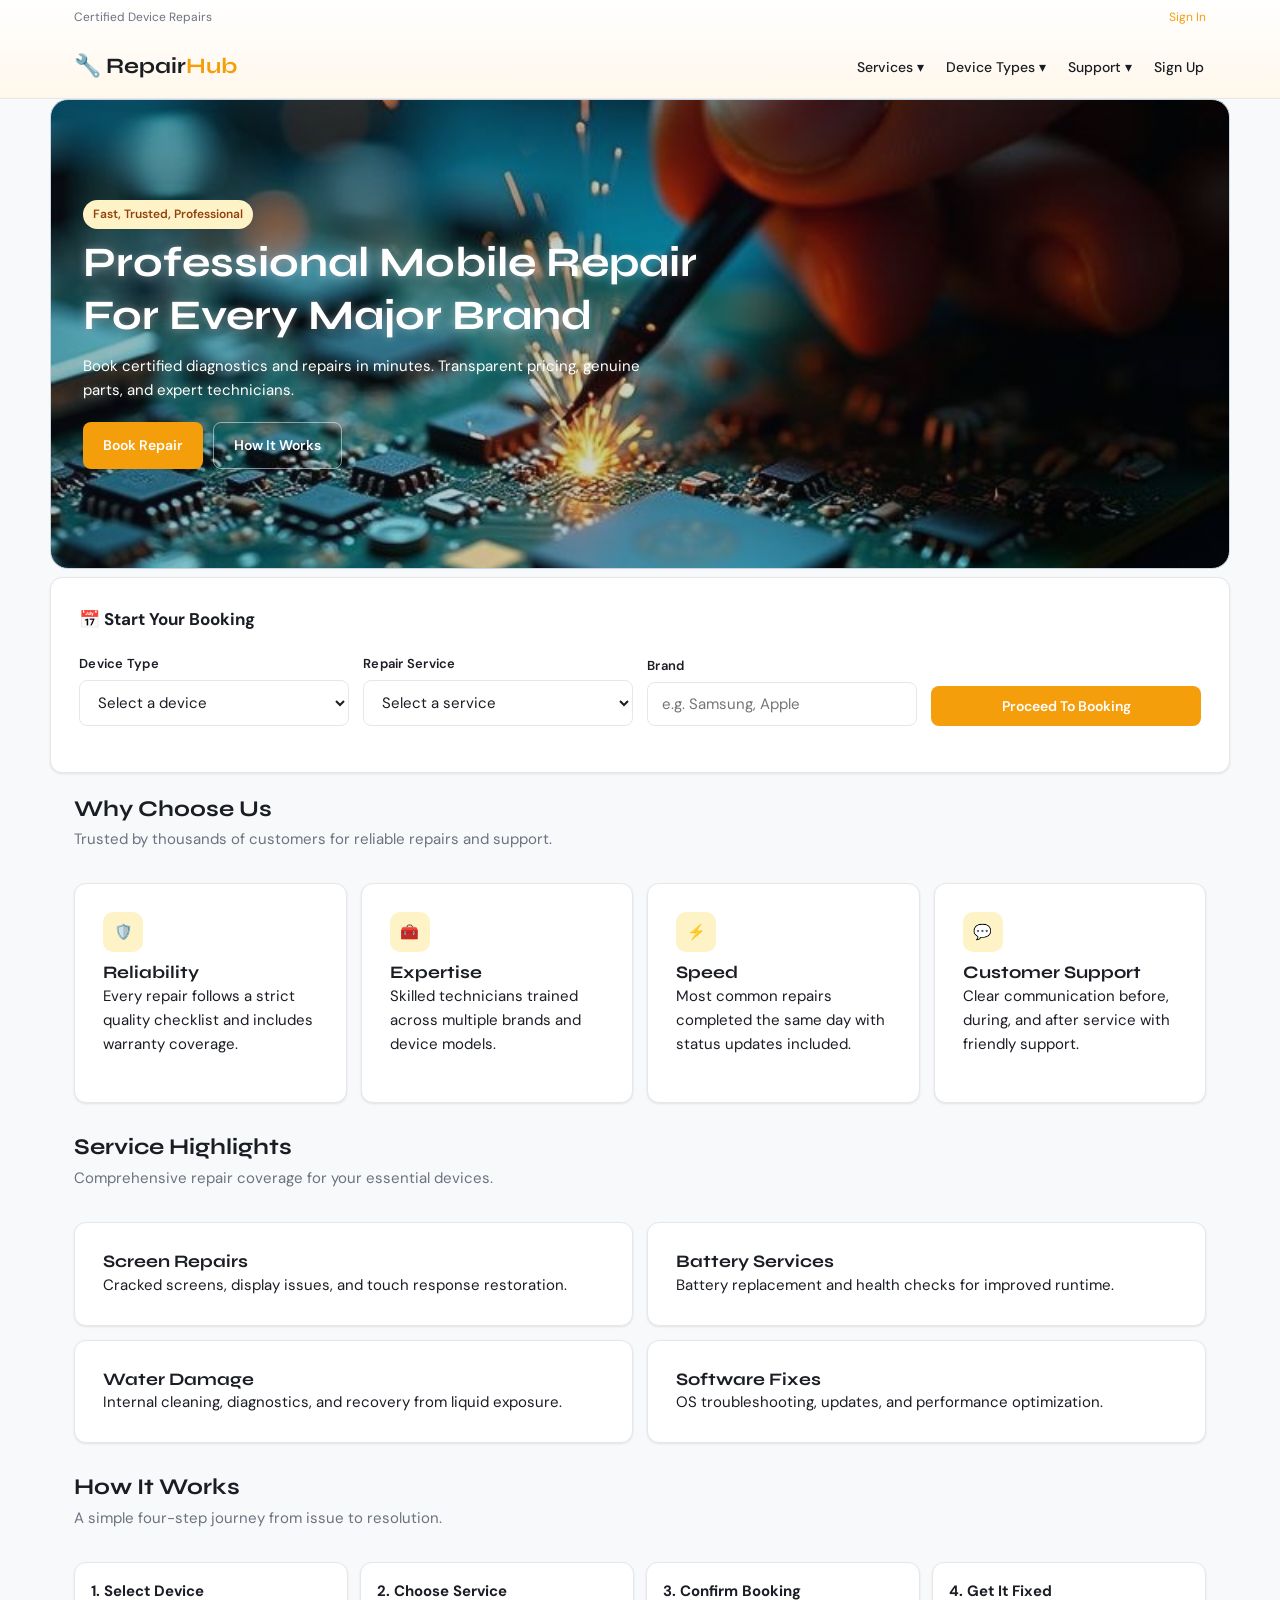
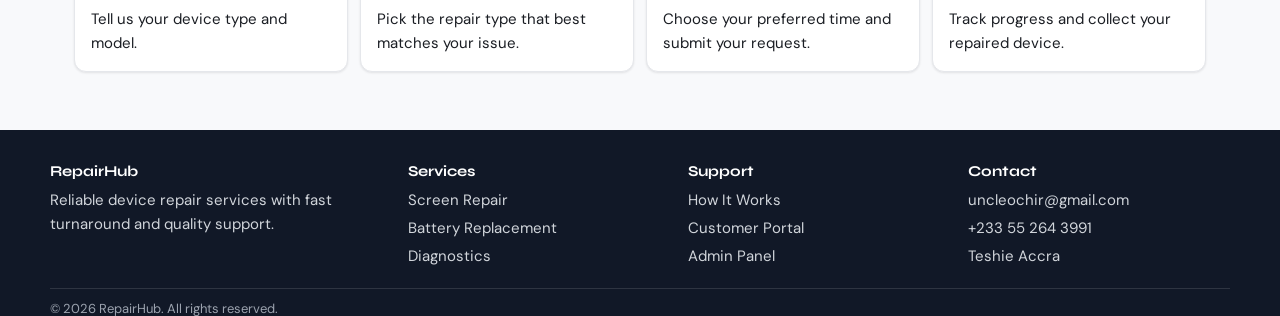
<file: index.html>
<!DOCTYPE html>
<html lang="en">
<head>
  <meta charset="UTF-8" />
  <meta name="viewport" content="width=device-width, initial-scale=1.0" />
  <title>The Repair Hub</title>
  <meta http-equiv="refresh" content="0; URL=frontend/pages/home.html" />
</head>
<body>
  <p>Redirecting to the home page...</p>
</body>
</html>
</file>
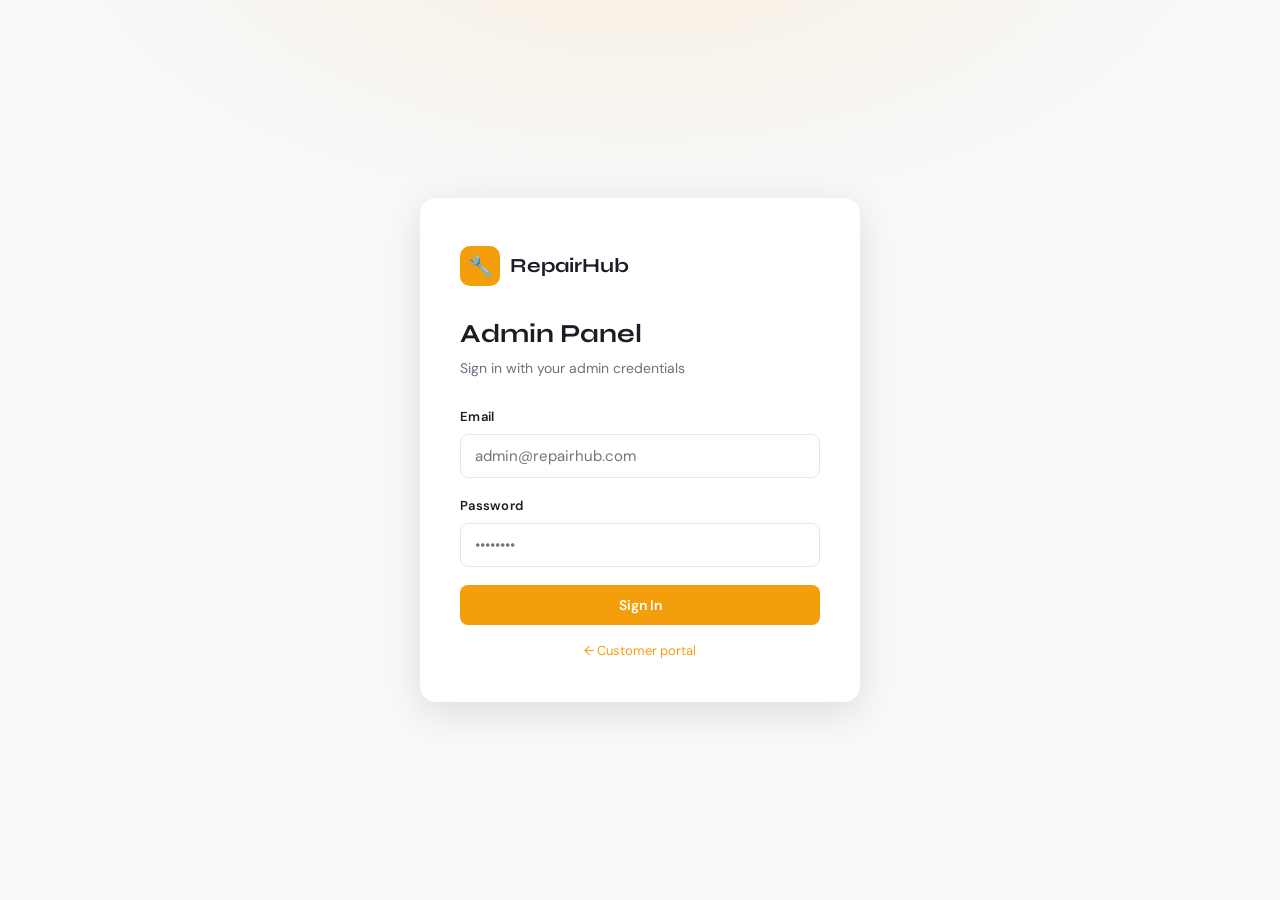
<file: frontend/pages/admin.html>
<!DOCTYPE html>
<html lang="en">
<head>
  <meta charset="UTF-8">
  <meta name="viewport" content="width=device-width,initial-scale=1">
  <title>RepairHub — Admin</title>
  <link rel="stylesheet" href="../styles/main.css">
  <style>
    .notif-wrapper { position: relative; }
  </style>
</head>
<body>

<!-- LOGIN SCREEN -->
<div class="auth-wrapper" id="admin-login-screen">
  <div class="auth-card animate-in">
    <div class="brand-mark">
      <div class="icon">🔧</div>
      <span>RepairHub</span>
    </div>
    <h1>Admin Panel</h1>
    <p class="subtitle">Sign in with your admin credentials</p>
    <form id="admin-login-form">
      <div class="form-group">
        <label for="a-email">Email</label>
        <input id="a-email" type="email" required placeholder="admin@repairhub.com" autocomplete="username">
      </div>
      <div class="form-group">
        <label for="a-password">Password</label>
        <input id="a-password" type="password" required placeholder="••••••••" autocomplete="current-password">
      </div>
      <button type="submit" class="btn btn-primary btn-full" id="admin-login-btn">
        <span class="btn-label">Sign In</span>
        <span class="spinner hidden" id="admin-spinner"></span>
      </button>
    </form>
    <p class="mt-2 text-center" style="font-size:13px;color:var(--text-light)">
      <a href="login.html">← Customer portal</a>
    </p>
  </div>
</div>

<!-- ADMIN PANEL -->
<div class="admin-layout hidden" id="admin-panel">

  <!-- SIDEBAR -->
  <aside class="sidebar">
    <div class="sidebar-logo">
      <div class="s-icon">🔧</div>
      Repair<span class="s-dot">Hub</span>
    </div>
    <nav class="sidebar-nav">
      <a class="nav-item active" id="nav-dashboard" href="#" onclick="showView('dashboard');return false">
        <span class="nav-icon">📊</span> Dashboard
      </a>
      <a class="nav-item" id="nav-orders" href="#" onclick="showView('orders');return false">
        <span class="nav-icon">📋</span> All Orders
      </a>
      <a class="nav-item" id="nav-customers" href="#" onclick="showView('customers');return false">
        <span class="nav-icon">👥</span> Customers
      </a>
    </nav>
    <div class="sidebar-bottom">
      <div class="notif-wrapper">
        <button class="notif-btn" id="notif-btn" title="Notifications">
          🔔
          <span class="notif-badge hidden" id="notif-badge">0</span>
        </button>
        <div class="notif-dropdown hidden" id="notif-dropdown">
          <div class="notif-header">
            Notifications
            <button class="btn btn-sm btn-ghost" id="mark-all-read" style="font-size:11px;padding:4px 8px">Mark all read</button>
          </div>
          <div id="notif-list"><div class="notif-empty">No notifications</div></div>
        </div>
      </div>
      <div style="display:flex;align-items:center;gap:8px;padding:10px 12px;margin-top:4px">
        <a href="profile.html" style="display:flex;align-items:center;gap:8px;flex:1;min-width:0;text-decoration:none">
          <div class="avatar" id="admin-avatar" style="border-color:var(--brand);color:var(--brand)">A</div>
          <div style="flex:1;min-width:0">
            <div style="font-size:13px;color:rgba(255,255,255,.85);font-weight:600" id="admin-name">Admin</div>
            <div style="font-size:11px;color:rgba(255,255,255,.4)">Administrator</div>
          </div>
        </a>
        <button class="btn btn-sm btn-ghost" id="admin-logout-btn" style="font-size:11px;padding:5px 8px;color:rgba(255,255,255,.5);border-color:rgba(255,255,255,.15)">Out</button>
      </div>
    </div>
  </aside>

  <!-- MAIN CONTENT -->
  <main class="admin-content">

    <!-- ─── DASHBOARD VIEW ──────────────────────────────── -->
    <div id="view-dashboard">
      <div class="page-header">
        <h1>Dashboard</h1>
        <p id="admin-greeting">Overview of all repair activity.</p>
      </div>

      <div class="stats-grid" id="stats-grid">
        <div class="stat-card">
          <div class="stat-label">Total Customers</div>
          <div class="stat-value" id="stat-users">—</div>
        </div>
        <div class="stat-card accent">
          <div class="stat-label">Total Orders</div>
          <div class="stat-value" id="stat-total">—</div>
        </div>
        <div class="stat-card">
          <div class="stat-label">Pending</div>
          <div class="stat-value" id="stat-pending">—</div>
        </div>
        <div class="stat-card info">
          <div class="stat-label">In Progress</div>
          <div class="stat-value" id="stat-inprogress">—</div>
        </div>
        <div class="stat-card success">
          <div class="stat-label">Completed</div>
          <div class="stat-value" id="stat-completed">—</div>
        </div>
      </div>

      <!-- Recent orders preview -->
      <div class="card">
        <div class="card-title">🕐 Recent Orders
          <button class="btn btn-sm btn-ghost" style="margin-left:auto" onclick="showView('orders')">View All →</button>
        </div>
        <div id="recent-orders-list"><p style="color:var(--text-muted);font-size:14px">Loading...</p></div>
      </div>
    </div>

    <!-- ─── ORDERS VIEW ─────────────────────────────────── -->
    <div id="view-orders" class="hidden">
      <div class="page-header" style="display:flex;align-items:flex-start;justify-content:space-between;flex-wrap:wrap;gap:12px">
        <div>
          <h1>All Orders</h1>
          <p>Manage and update repair request statuses.</p>
        </div>
        <div style="display:flex;gap:8px;flex-wrap:wrap;margin-top:4px">
          <select id="status-filter" class="status-select" style="padding:8px 12px;font-size:13px">
            <option value="all">All Statuses</option>
            <option value="pending">Pending</option>
            <option value="in_progress">In Progress</option>
            <option value="completed">Completed</option>
            <option value="cancelled">Cancelled</option>
          </select>
          <button class="btn btn-sm btn-ghost" id="refresh-orders-btn">↻ Refresh</button>
        </div>
      </div>
      <div class="card" style="padding:0;overflow:hidden">
        <div class="table-wrap">
          <table class="data-table">
            <thead>
              <tr>
                <th>#</th><th>Customer</th><th>Device</th><th>Problem</th>
                <th>Status</th><th>Date</th><th>Action</th>
              </tr>
            </thead>
            <tbody id="orders-tbody">
              <tr><td colspan="7" style="text-align:center;padding:32px;color:var(--text-muted)">Loading...</td></tr>
            </tbody>
          </table>
        </div>
      </div>
    </div>

    <!-- ─── CUSTOMERS VIEW ──────────────────────────────── -->
    <div id="view-customers" class="hidden">
      <div class="page-header">
        <h1>Customers</h1>
        <p>All registered customer accounts.</p>
      </div>
      <div class="card" style="padding:0;overflow:hidden">
        <div class="table-wrap">
          <table class="data-table">
            <thead>
              <tr><th>#</th><th>Name</th><th>Email</th><th>Phone</th><th>Address</th><th>Joined</th></tr>
            </thead>
            <tbody id="customers-tbody">
              <tr><td colspan="6" style="text-align:center;padding:32px;color:var(--text-muted)">Loading...</td></tr>
            </tbody>
          </table>
        </div>
      </div>
    </div>

  </main>
</div>

<!-- STATUS UPDATE MODAL -->
<div id="modal-overlay" class="hidden" style="position:fixed;inset:0;background:rgba(0,0,0,.4);z-index:500;display:flex;align-items:center;justify-content:center;padding:20px">
  <div style="background:var(--surface);border-radius:var(--radius-lg);padding:32px;width:100%;max-width:440px;box-shadow:var(--shadow-lg)">
    <h3 style="margin-bottom:6px">Update Order Status</h3>
    <p style="font-size:13px;color:var(--text-muted);margin-bottom:20px" id="modal-subtitle"></p>
    <div class="form-group">
      <label for="modal-status">Status</label>
      <select id="modal-status" class="form-group">
        <option value="pending">Pending</option>
        <option value="in_progress">In Progress</option>
        <option value="completed">Completed</option>
        <option value="cancelled">Cancelled</option>
      </select>
    </div>
    <div class="form-group">
      <label for="modal-notes">Admin Notes <span style="font-weight:400;color:var(--text-muted)">(optional)</span></label>
      <textarea id="modal-notes" placeholder="Leave a note for the customer..." style="min-height:80px"></textarea>
    </div>
    <div style="display:flex;gap:10px;justify-content:flex-end">
      <button class="btn btn-ghost" id="modal-cancel">Cancel</button>
      <button class="btn btn-primary" id="modal-save">
        <span class="btn-label">Save</span>
        <span class="spinner hidden" id="modal-spinner"></span>
      </button>
    </div>
  </div>
</div>

<script type="module" src="../scripts/admin.js"></script>
</body>
</html>
</file>
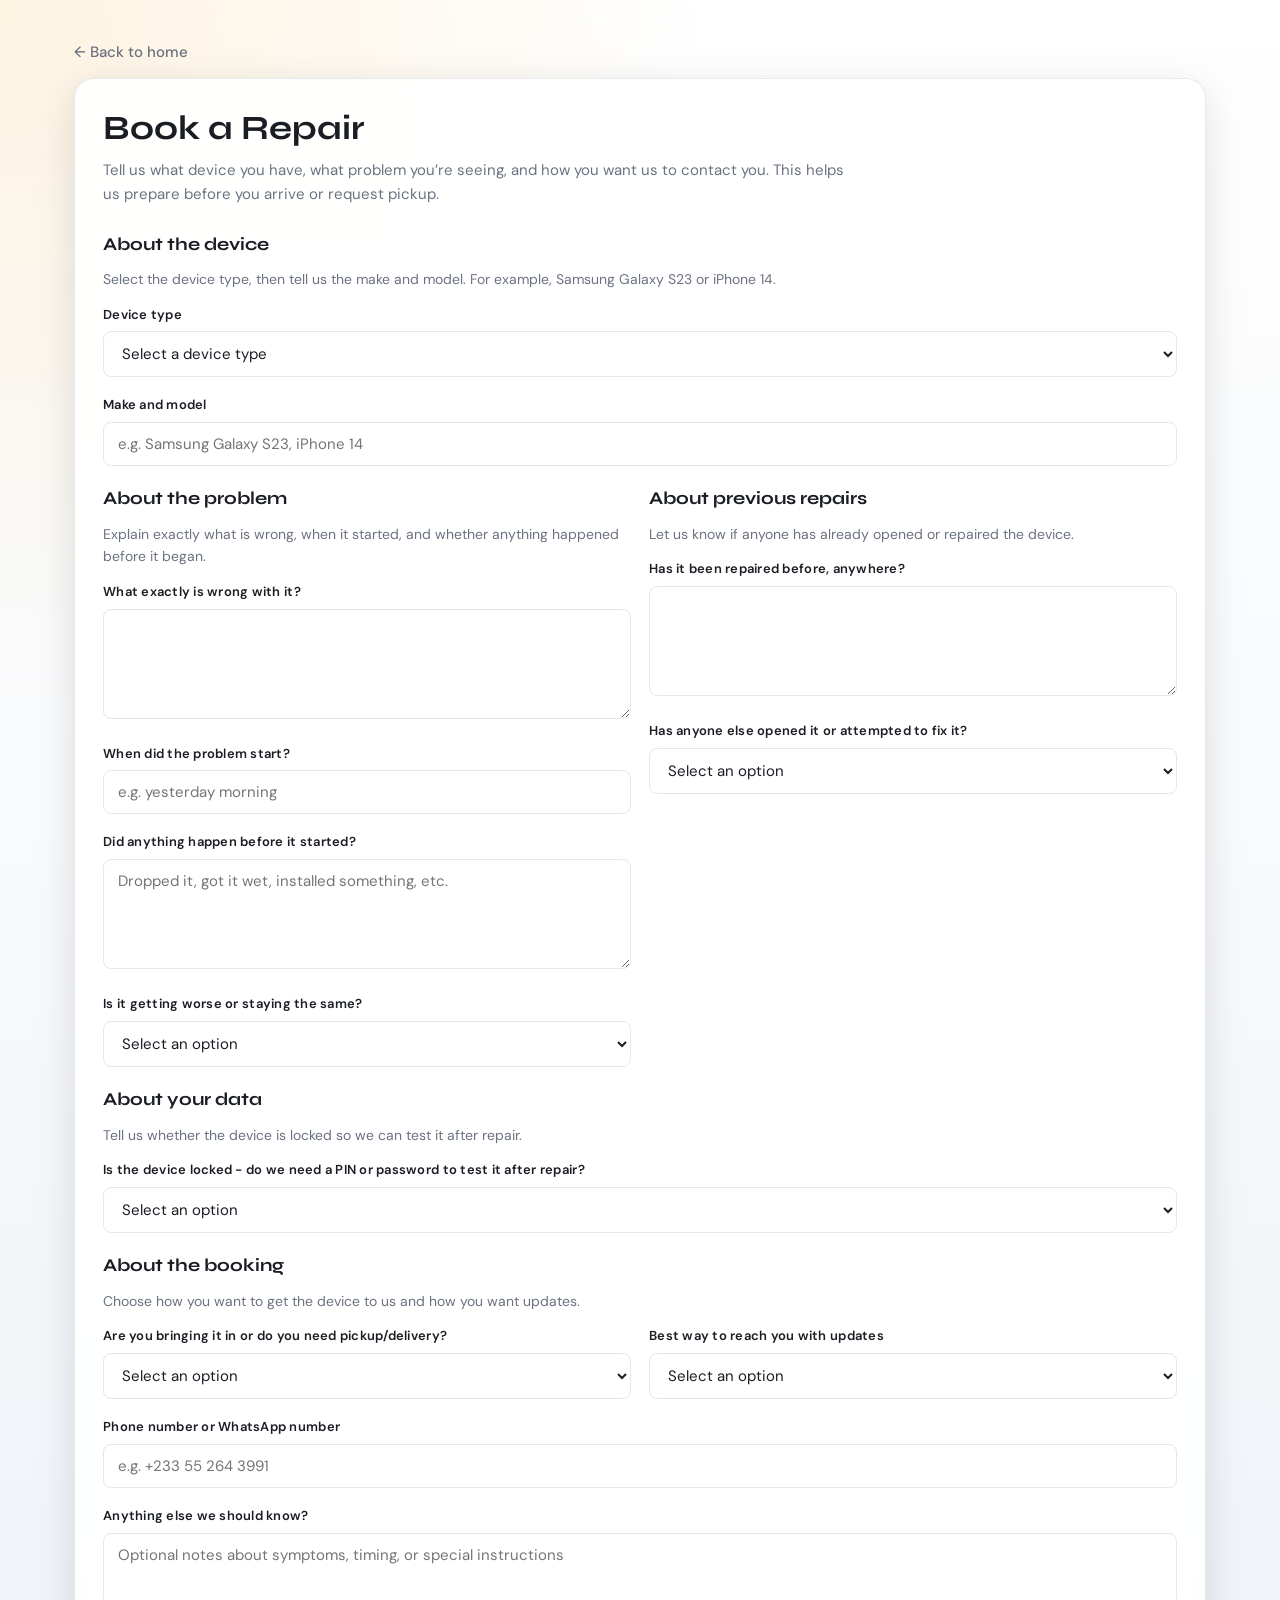
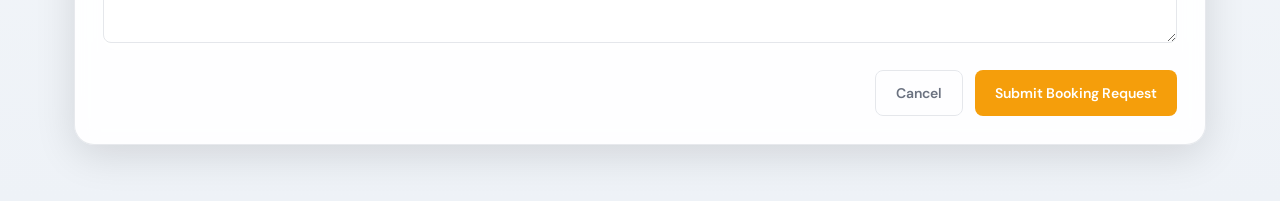
<file: frontend/pages/booking.html>
<!DOCTYPE html>
<html lang="en">
<head>
  <meta charset="UTF-8">
  <meta name="viewport" content="width=device-width,initial-scale=1">
  <title>RepairHub - Book a Repair</title>
  <link rel="stylesheet" href="../styles/main.css">
</head>
<body class="booking-page">
  <header class="booking-hero">
    <a href="home.html">← Back to home</a>
  </header>

  <main class="booking-shell">
    <section class="booking-card">
      <h1>Book a Repair</h1>
      <p>Tell us what device you have, what problem you’re seeing, and how you want us to contact you. This helps us prepare before you arrive or request pickup.</p>

      <form id="repair-booking-form">
        <div class="booking-grid">
          <fieldset class="booking-section booking-fieldset booking-full">
            <legend>About the device</legend>
            <p>Select the device type, then tell us the make and model. For example, Samsung Galaxy S23 or iPhone 14.</p>
            <div class="form-group">
              <label for="device-type">Device type</label>
              <select id="device-type" name="device_type" required>
                <option value="">Select a device type</option>
                <option value="phone">Phone</option>
                <option value="laptop">Laptop</option>
                <option value="tablet">Tablet</option>
                <option value="desktop">Desktop</option>
                <option value="other">Other</option>
              </select>
            </div>
            <div class="form-group">
              <label for="device-make-model">Make and model</label>
              <input id="device-make-model" name="device_make_model" type="text" placeholder="e.g. Samsung Galaxy S23, iPhone 14" required>
            </div>
          </fieldset>

          <fieldset class="booking-section booking-fieldset">
            <legend>About the problem</legend>
            <p>Explain exactly what is wrong, when it started, and whether anything happened before it began.</p>
            <div class="form-group">
              <label for="problem-description">What exactly is wrong with it?</label>
              <textarea id="problem-description" name="problem_description" rows="4" required></textarea>
            </div>
            <div class="form-group">
              <label for="problem-start">When did the problem start?</label>
              <input id="problem-start" name="problem_start" type="text" placeholder="e.g. yesterday morning" required>
            </div>
            <div class="form-group">
              <label for="problem-trigger">Did anything happen before it started?</label>
              <textarea id="problem-trigger" name="problem_trigger" rows="4" placeholder="Dropped it, got it wet, installed something, etc."></textarea>
            </div>
            <div class="form-group">
              <label for="problem-change">Is it getting worse or staying the same?</label>
              <select id="problem-change" name="problem_change" required>
                <option value="">Select an option</option>
                <option value="worse">Getting worse</option>
                <option value="same">Staying the same</option>
                <option value="better">Getting better</option>
              </select>
            </div>
          </fieldset>

          <fieldset class="booking-section booking-fieldset">
            <legend>About previous repairs</legend>
            <p>Let us know if anyone has already opened or repaired the device.</p>
            <div class="form-group">
              <label for="previous-repairs">Has it been repaired before, anywhere?</label>
              <textarea id="previous-repairs" name="previous_repairs" rows="4"></textarea>
            </div>
            <div class="form-group">
              <label for="opened-before">Has anyone else opened it or attempted to fix it?</label>
              <select id="opened-before" name="opened_before" required>
                <option value="">Select an option</option>
                <option value="yes">Yes</option>
                <option value="no">No</option>
                <option value="not-sure">Not sure</option>
              </select>
            </div>
          </fieldset>

          <fieldset class="booking-section booking-fieldset booking-full">
            <legend>About your data</legend>
            <p>Tell us whether the device is locked so we can test it after repair.</p>
            <div class="form-group">
              <label for="device-locked">Is the device locked - do we need a PIN or password to test it after repair?</label>
              <select id="device-locked" name="device_locked" required>
                <option value="">Select an option</option>
                <option value="no">No, it is unlocked</option>
                <option value="yes">Yes, PIN or password required</option>
                <option value="will-provide">I will provide access details later</option>
              </select>
            </div>
          </fieldset>

          <fieldset class="booking-section booking-fieldset booking-full">
            <legend>About the booking</legend>
            <p>Choose how you want to get the device to us and how you want updates.</p>
            <div class="booking-grid">
              <div class="form-group">
                <label for="booking-method">Are you bringing it in or do you need pickup/delivery?</label>
                <select id="booking-method" name="booking_method" required>
                  <option value="">Select an option</option>
                  <option value="dropoff">I will bring it in</option>
                  <option value="pickup">I need pickup</option>
                  <option value="delivery">I need delivery</option>
                </select>
              </div>
              <div class="form-group">
                <label for="contact-method">Best way to reach you with updates</label>
                <select id="contact-method" name="contact_method" required>
                  <option value="">Select an option</option>
                  <option value="call">Call</option>
                  <option value="whatsapp">WhatsApp</option>
                </select>
              </div>
            </div>
            <div class="form-group">
              <label for="contact-details">Phone number or WhatsApp number</label>
              <input id="contact-details" name="contact_details" type="tel" placeholder="e.g. +233 55 264 3991" required>
            </div>
            <div class="form-group">
              <label for="additional-notes">Anything else we should know?</label>
              <textarea id="additional-notes" name="additional_notes" rows="4" placeholder="Optional notes about symptoms, timing, or special instructions"></textarea>
            </div>
          </fieldset>
        </div>

        <div class="booking-actions">
          <a href="home.html" class="btn btn-ghost">Cancel</a>
          <button type="submit" class="btn btn-primary">Submit Booking Request</button>
        </div>
      </form>
    </section>
  </main>

<script type="module" src="../scripts/booking.js"></script>
</body>
</html>
</file>
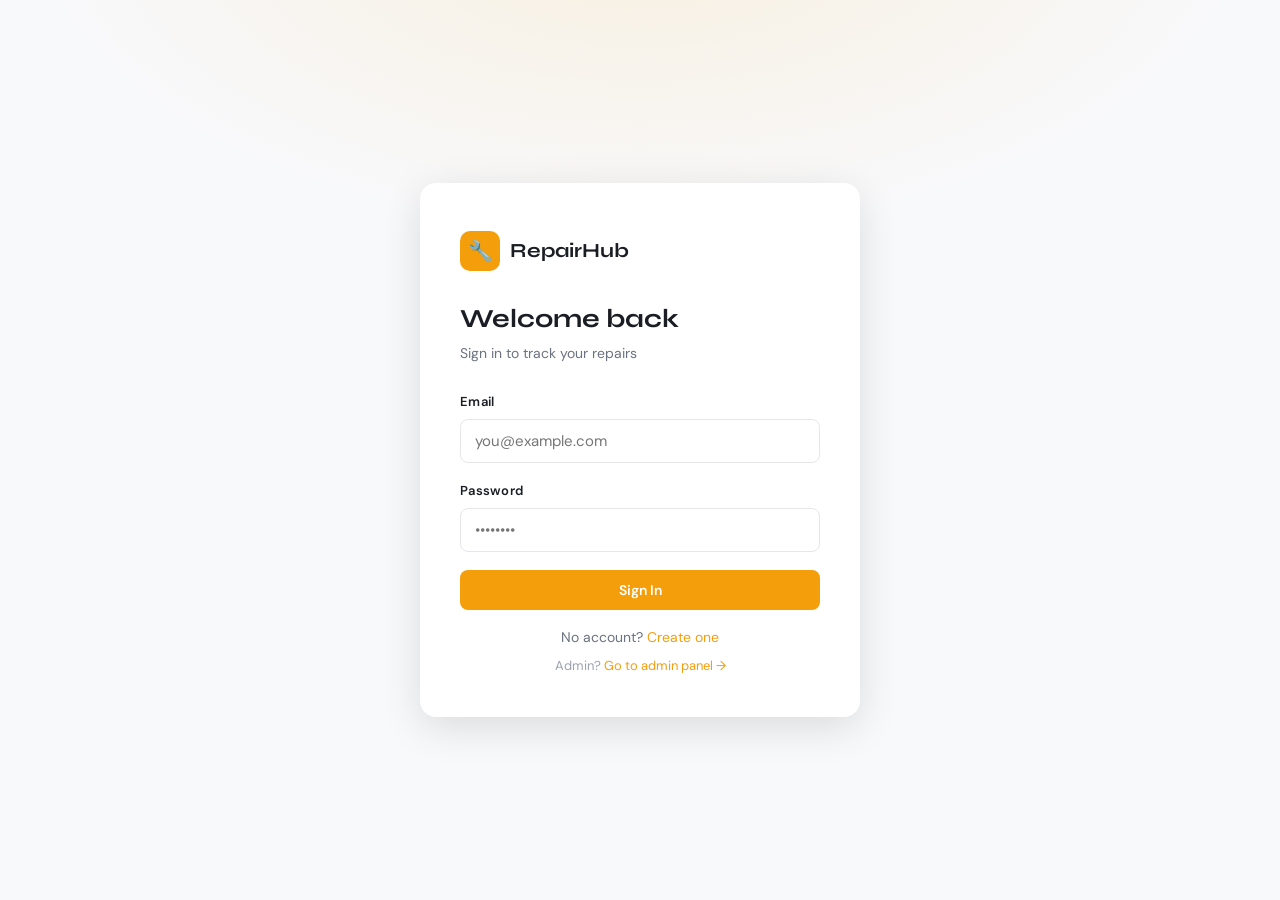
<file: frontend/pages/dashboard.html>
<!DOCTYPE html>
<html lang="en">
<head>
  <meta charset="UTF-8">
  <meta name="viewport" content="width=device-width,initial-scale=1">
  <title>RepairHub — Dashboard</title>
  <link rel="stylesheet" href="../styles/main.css">
</head>
<body>

<!-- TOPBAR -->
<nav class="topbar">
  <a class="logo" href="dashboard.html">🔧 Repair<span class="dot">Hub</span></a>
  <div class="topbar-spacer"></div>
  <nav style="display:flex;gap:6px;margin-right:12px">
    <a href="dashboard.html" class="btn btn-sm btn-primary">New Request</a>
    <a href="my-orders.html" class="btn btn-sm btn-ghost">My Orders</a>
    <a href="profile.html" class="btn btn-sm btn-ghost">Profile</a>
  </nav>
  <div class="user-chip">
    <div class="avatar" id="user-avatar">?</div>
    <span id="user-name" style="font-size:14px;font-weight:500;color:var(--text-muted)"></span>
    <button class="btn btn-sm btn-ghost" id="logout-btn">Logout</button>
  </div>
</nav>

<div class="page-wrapper">
  <div class="page-header">
    <h1>Request a Repair</h1>
    <p id="greeting">Tell us what's broken and we'll fix it.</p>
  </div>

  <!-- Step Progress -->
  <div class="step-progress" id="step-progress">
    <div class="step-dot active" id="dot-1">1</div>
    <div class="step-line" id="line-1"></div>
    <div class="step-dot" id="dot-2">2</div>
    <div class="step-line" id="line-2"></div>
    <div class="step-dot" id="dot-3">3</div>
    <div class="step-line" id="line-3"></div>
    <div class="step-dot" id="dot-4">4</div>
  </div>

  <!-- STEP 1: Device Type -->
  <div class="card animate-in" id="step-device">
    <div class="card-title">📦 Select Device Type</div>
    <div class="device-grid">
      <div class="device-tile" data-type="phone">
        <div class="tile-icon">📱</div>Phone
      </div>
      <div class="device-tile" data-type="laptop">
        <div class="tile-icon">💻</div>Laptop
      </div>
      <div class="device-tile" data-type="tablet">
        <div class="tile-icon">📟</div>Tablet
      </div>
      <div class="device-tile" data-type="desktop">
        <div class="tile-icon">🖥️</div>Desktop
      </div>
      <div class="device-tile" data-type="other">
        <div class="tile-icon">🔧</div>Other
      </div>
    </div>
  </div>

  <!-- STEP 2: Brand -->
  <div class="card animate-in hidden" id="step-brand">
    <div class="card-title">🏷️ Select Brand</div>
    <div class="brand-grid" id="brand-grid"></div>
    <div style="margin-top:14px">
      <button class="btn btn-ghost btn-sm" id="back-to-device">← Back</button>
    </div>
  </div>

  <!-- STEP 3: Model -->
  <div class="card animate-in hidden" id="step-model">
    <div class="card-title">📐 Select Model</div>
    <div class="form-group">
      <label for="model-select">Model</label>
      <select id="model-select">
        <option value="">Choose your model...</option>
      </select>
    </div>
    <div class="form-group">
      <label style="display:flex;align-items:center;gap:8px;font-weight:400;cursor:pointer">
        <input type="checkbox" id="other-model-chk" style="width:auto">
        My model isn't listed
      </label>
    </div>
    <div class="form-group hidden" id="custom-model-group">
      <label for="custom-model">Enter model name</label>
      <input id="custom-model" type="text" placeholder="e.g. iPhone 13 Mini">
    </div>
    <div style="display:flex;gap:10px;margin-top:8px">
      <button class="btn btn-ghost btn-sm" id="back-to-brand">← Back</button>
      <button class="btn btn-primary btn-sm" id="next-to-problem">Next →</button>
    </div>
  </div>

  <!-- STEP 4: Problem -->
  <div class="card animate-in hidden" id="step-problem">
    <div class="card-title">📝 Describe the Problem</div>
    <div id="request-summary-bar" style="padding:12px 16px;background:var(--brand-light);border-radius:8px;font-size:13px;font-weight:500;margin-bottom:18px;color:var(--brand-dark)"></div>
    <div class="form-group">
      <label for="problem-desc">Problem Description</label>
      <textarea id="problem-desc" placeholder="Describe the issue in detail..."></textarea>
    </div>
    <div class="form-group">
      <label style="display:flex;align-items:center;gap:8px;font-weight:400;cursor:pointer">
        <input type="checkbox" id="not-sure-chk" style="width:auto">
        I'm not sure what's wrong — needs diagnosis
      </label>
    </div>
    <div style="display:flex;gap:10px;margin-top:8px">
      <button class="btn btn-ghost btn-sm" id="back-to-model">← Back</button>
      <button class="btn btn-primary" id="submit-btn">
        <span class="btn-label">Submit Request</span>
        <span class="spinner hidden" id="submit-spinner"></span>
      </button>
    </div>
  </div>

  <!-- Confirmation -->
  <div class="card animate-in hidden" id="step-confirm">
    <div style="text-align:center;padding:20px 0">
      <div style="font-size:52px;margin-bottom:16px">✅</div>
      <h2 style="color:var(--success);margin-bottom:8px">Request Submitted!</h2>
      <p style="color:var(--text-muted);margin-bottom:24px">We'll get back to you shortly.</p>
      <div id="confirm-details" style="background:var(--bg);border-radius:10px;padding:20px;text-align:left;font-size:14px;margin-bottom:24px;border:1px solid var(--border)"></div>
      <div style="display:flex;gap:12px;justify-content:center;flex-wrap:wrap">
        <button class="btn btn-primary" id="new-request-btn">New Request</button>
        <a href="my-orders.html" class="btn btn-ghost">View My Orders →</a>
      </div>
    </div>
  </div>
</div>

<script type="module" src="../scripts/dashboard.js"></script>
</body>
</html>
</file>
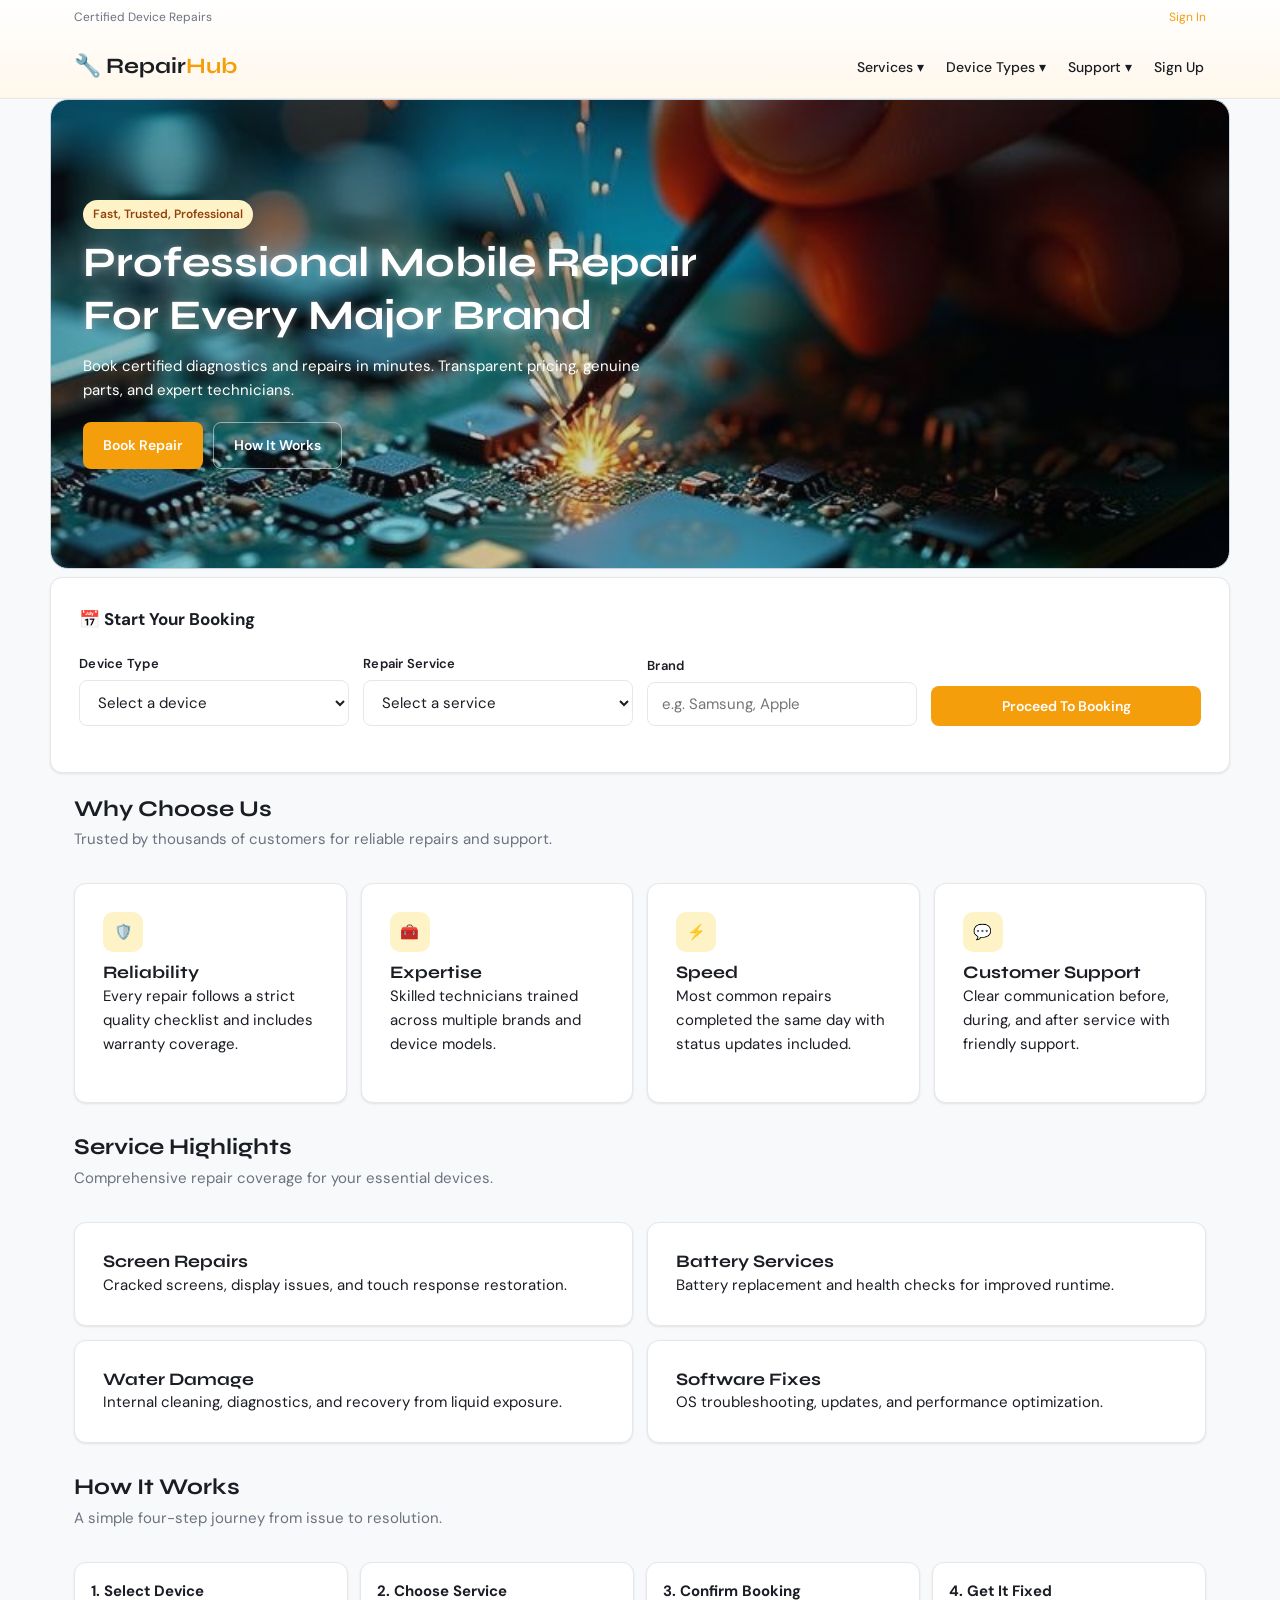
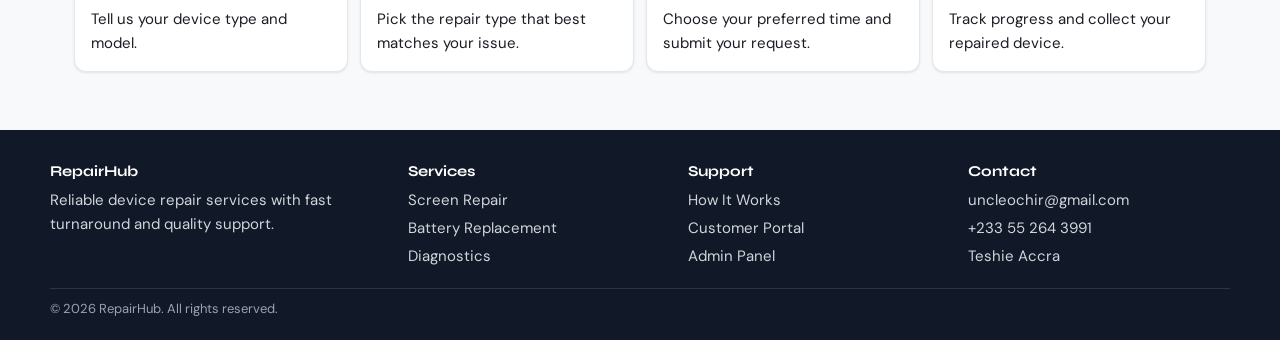
<file: frontend/pages/home.html>
<!DOCTYPE html>
<html lang="en">
<head>
  <meta charset="UTF-8">
  <meta name="viewport" content="width=device-width,initial-scale=1">
  <title>RepairHub - Device Repair</title>
  <link rel="stylesheet" href="../styles/main.css">
</head>
<body>

<header class="home-header">
  <div class="home-topbar">
    <span>Certified Device Repairs</span>
    <a href="login.html">Sign In</a>
  </div>

  <nav class="home-nav" aria-label="Main navigation">
    <a class="home-logo" href="home.html">🔧 Repair<span class="dot">Hub</span></a>
    <button class="home-menu-btn" id="home-menu-btn" aria-expanded="false" aria-controls="home-nav-links">☰</button>

    <ul class="home-nav-links" id="home-nav-links">
      <li class="home-nav-item has-dropdown">
        <button class="home-nav-trigger" type="button">Services ▾</button>
        <div class="home-dropdown">
          <a href="#booking">Screen Repair</a>
          <a href="#booking">Battery Replacement</a>
          <a href="#booking">Water Damage Repair</a>
          <a href="#services">Diagnostics</a>
        </div>
      </li>
      <li class="home-nav-item has-dropdown">
        <button class="home-nav-trigger" type="button">Device Types ▾</button>
        <div class="home-dropdown">
          <a href="#booking">Phones</a>
          <a href="#booking">Laptops</a>
          <a href="#booking">Tablets</a>
          <a href="#booking">Smart Watches</a>
        </div>
      </li>
      <li class="home-nav-item has-dropdown">
        <button class="home-nav-trigger" type="button">Support ▾</button>
        <div class="home-dropdown">
          <a href="#process">How It Works</a>
          <a href="#why-us">Warranty Policy</a>
          <a href="#footer-links">Contact Options</a>
        </div>
      </li>
      <li class="home-nav-item"><a href="login.html">Sign Up</a></li>
    </ul>
  </nav>
</header>

<main>
  <section class="home-hero">
    <div class="home-hero-content">
      <span class="home-hero-kicker">Fast, Trusted, Professional</span>
      <h1>Professional Mobile Repair For Every Major Brand</h1>
      <p>Book certified diagnostics and repairs in minutes. Transparent pricing, genuine parts, and expert technicians.</p>
      <div class="home-hero-actions">
        <a href="booking.html" class="btn btn-primary">Book Repair</a>
        <a href="#process" class="btn btn-ghost">How It Works</a>
      </div>
    </div>
  </section>

  <section class="home-booking card" id="booking">
    <div class="card-title">📅 Start Your Booking</div>
    <form class="home-booking-grid" id="booking-form">
      <div class="form-group">
        <label for="device-type">Device Type</label>
        <select id="device-type" required>
          <option value="">Select a device</option>
          <option value="phone">Phone</option>
          <option value="laptop">Laptop</option>
          <option value="tablet">Tablet</option>
          <option value="watch">Smart Watch</option>
        </select>
      </div>
      <div class="form-group">
        <label for="service-type">Repair Service</label>
        <select id="service-type" required>
          <option value="">Select a service</option>
          <option value="screen">Screen Replacement</option>
          <option value="battery">Battery Replacement</option>
          <option value="charging">Charging Port Repair</option>
          <option value="diagnostics">General Diagnostics</option>
        </select>
      </div>
      <div class="form-group">
        <label for="device-brand">Brand</label>
        <input id="device-brand" type="text" placeholder="e.g. Samsung, Apple" required>
      </div>
      <div class="home-booking-action">
        <button type="submit" class="btn btn-primary btn-full">Proceed To Booking</button>
      </div>
    </form>
  </section>

  <section class="home-section" id="why-us">
    <div class="page-header">
      <h2>Why Choose Us</h2>
      <p>Trusted by thousands of customers for reliable repairs and support.</p>
    </div>
    <div class="home-feature-grid">
      <article class="card home-feature-card">
        <div class="home-feature-icon">🛡️</div>
        <h3>Reliability</h3>
        <p>Every repair follows a strict quality checklist and includes warranty coverage.</p>
      </article>
      <article class="card home-feature-card">
        <div class="home-feature-icon">🧰</div>
        <h3>Expertise</h3>
        <p>Skilled technicians trained across multiple brands and device models.</p>
      </article>
      <article class="card home-feature-card">
        <div class="home-feature-icon">⚡</div>
        <h3>Speed</h3>
        <p>Most common repairs completed the same day with status updates included.</p>
      </article>
      <article class="card home-feature-card">
        <div class="home-feature-icon">💬</div>
        <h3>Customer Support</h3>
        <p>Clear communication before, during, and after service with friendly support.</p>
      </article>
    </div>
  </section>

  <section class="home-section" id="services">
    <div class="page-header">
      <h2>Service Highlights</h2>
      <p>Comprehensive repair coverage for your essential devices.</p>
    </div>
    <div class="home-highlight-grid">
      <div class="card"><h3>Screen Repairs</h3><p>Cracked screens, display issues, and touch response restoration.</p></div>
      <div class="card"><h3>Battery Services</h3><p>Battery replacement and health checks for improved runtime.</p></div>
      <div class="card"><h3>Water Damage</h3><p>Internal cleaning, diagnostics, and recovery from liquid exposure.</p></div>
      <div class="card"><h3>Software Fixes</h3><p>OS troubleshooting, updates, and performance optimization.</p></div>
    </div>
  </section>

  <section class="home-section" id="process">
    <div class="page-header">
      <h2>How It Works</h2>
      <p>A simple four-step journey from issue to resolution.</p>
    </div>
    <ol class="home-steps">
      <li><strong>1. Select Device</strong><span>Tell us your device type and model.</span></li>
      <li><strong>2. Choose Service</strong><span>Pick the repair type that best matches your issue.</span></li>
      <li><strong>3. Confirm Booking</strong><span>Choose your preferred time and submit your request.</span></li>
      <li><strong>4. Get It Fixed</strong><span>Track progress and collect your repaired device.</span></li>
    </ol>
  </section>
</main>

<footer class="home-footer" id="footer-links">
  <div class="home-footer-grid">
    <div>
      <h4>RepairHub</h4>
      <p>Reliable device repair services with fast turnaround and quality support.</p>
    </div>
    <div>
      <h4>Services</h4>
      <a href="#services">Screen Repair</a>
      <a href="#services">Battery Replacement</a>
      <a href="#services">Diagnostics</a>
    </div>
    <div>
      <h4>Support</h4>
      <a href="#process">How It Works</a>
      <a href="login.html">Customer Portal</a>
      <a href="admin.html">Admin Panel</a>
    </div>
    <div>
      <h4>Contact</h4>
      <a href="#">uncleochir@gmail.com</a>
      <a href="#">+233 55 264 3991</a>
      <a href="#">Teshie Accra</a>
    </div>
  </div>
  <p class="home-footer-copy">© 2026 RepairHub. All rights reserved.</p>
</footer>

<script type="module" src="../scripts/home.js"></script>
</body>
</html>
</file>
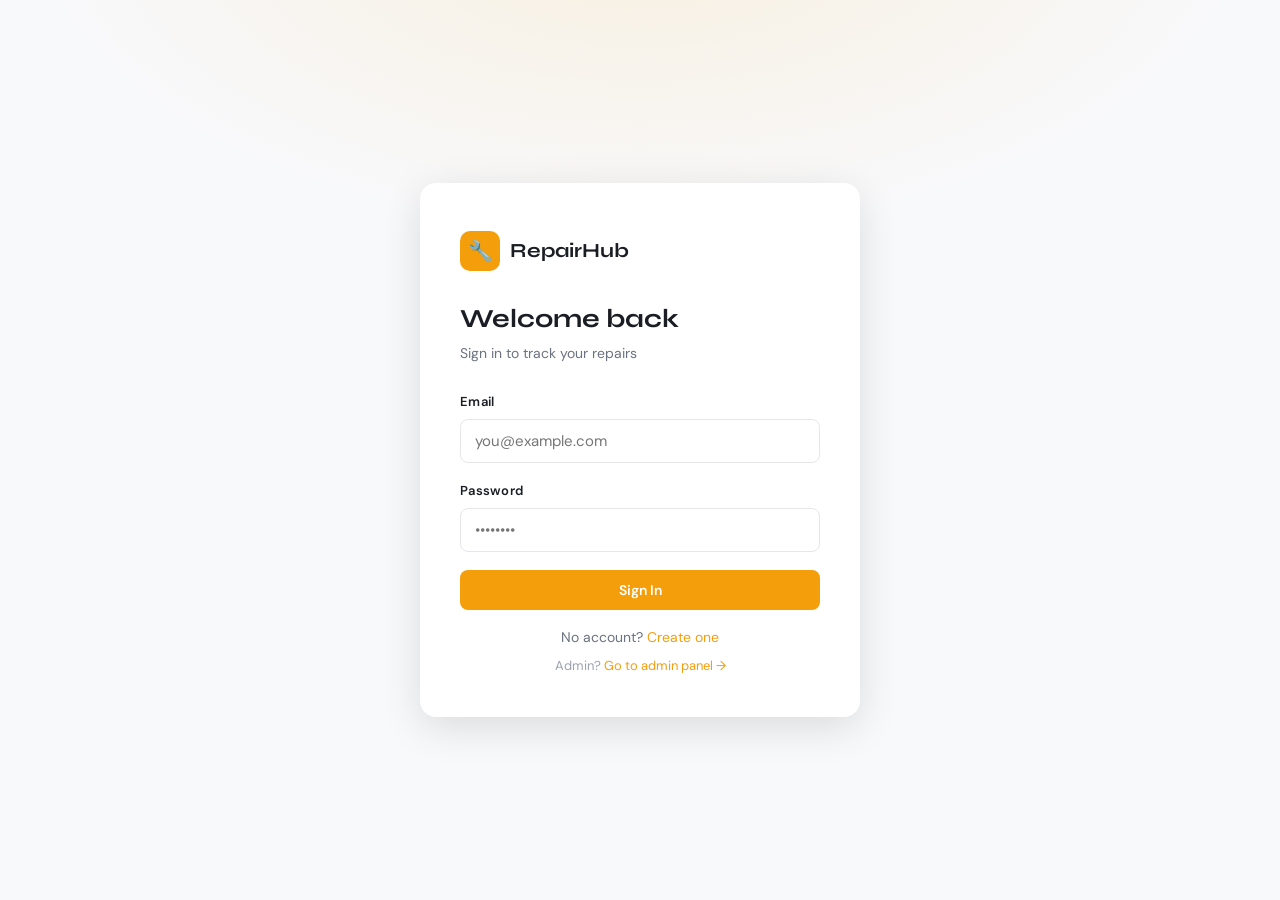
<file: frontend/pages/login.html>
<!DOCTYPE html>
<html lang="en">
<head>
  <meta charset="UTF-8">
  <meta name="viewport" content="width=device-width,initial-scale=1">
  <title>RepairHub — Sign In</title>
  <link rel="stylesheet" href="../styles/main.css">
</head>
<body>

<div class="auth-wrapper">
  <!-- LOGIN CARD -->
  <div class="auth-card animate-in" id="login-card">
    <div class="brand-mark">
      <div class="icon">🔧</div>
      <span>RepairHub</span>
    </div>
    <h1>Welcome back</h1>
    <p class="subtitle">Sign in to track your repairs</p>

    <form id="login-form">
      <div class="form-group">
        <label for="email">Email</label>
        <input id="email" type="email" placeholder="you@example.com" required autocomplete="username">
      </div>
      <div class="form-group">
        <label for="password">Password</label>
        <input id="password" type="password" placeholder="••••••••" required autocomplete="current-password">
      </div>
      <button type="submit" class="btn btn-primary btn-full" id="login-btn">
        <span class="btn-label">Sign In</span>
        <span class="spinner hidden" id="login-spinner"></span>
      </button>
    </form>
    <p class="mt-2 text-center" style="font-size:14px;color:var(--text-muted)">
      No account? <a href="#" id="go-register">Create one</a>
    </p>
    <p class="mt-1 text-center" style="font-size:13px;color:var(--text-light)">
      Admin? <a href="admin.html">Go to admin panel →</a>
    </p>
  </div>

  <!-- REGISTER CARD -->
  <div class="auth-card animate-in hidden" id="register-card">
    <div class="brand-mark">
      <div class="icon">🔧</div>
      <span>RepairHub</span>
    </div>
    <h1>Create account</h1>
    <p class="subtitle">Join to request device repairs easily</p>

    <form id="register-form">
      <div class="form-group">
        <label for="reg-name">Full Name</label>
        <input id="reg-name" type="text" placeholder="John Doe" required>
      </div>
      <div class="form-group">
        <label for="reg-email">Email</label>
        <input id="reg-email" type="email" placeholder="you@example.com" required autocomplete="email">
      </div>
      <div class="form-group">
        <label for="reg-phone">Phone</label>
        <input id="reg-phone" type="tel" placeholder="+1 555 000 0000" required>
      </div>
      <div class="form-group">
        <label for="reg-address">Address</label>
        <input id="reg-address" type="text" placeholder="123 Main St" required>
      </div>
      <div class="form-group">
        <label for="reg-password">Password <span style="font-weight:400;color:var(--text-muted)">(min 6 chars)</span></label>
        <input id="reg-password" type="password" placeholder="••••••••" required autocomplete="new-password">
      </div>
      <button type="submit" class="btn btn-primary btn-full" id="register-btn">
        <span class="btn-label">Create Account</span>
        <span class="spinner hidden" id="register-spinner"></span>
      </button>
    </form>
    <p class="mt-2 text-center" style="font-size:14px;color:var(--text-muted)">
      Already have one? <a href="#" id="go-login">Sign in</a>
    </p>
  </div>
</div>

<script type="module" src="../scripts/index.js"></script>
</body>
</html>
</file>
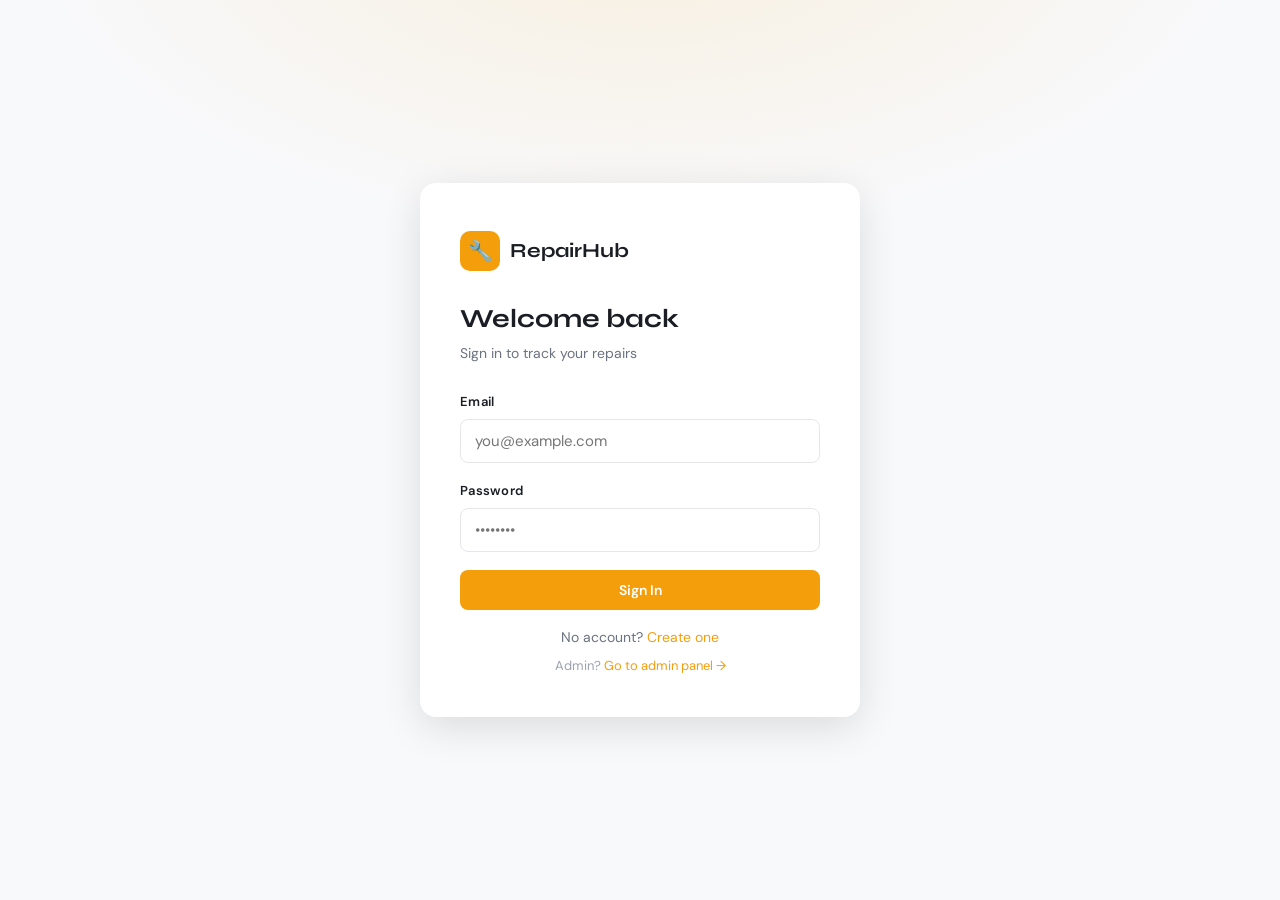
<file: frontend/pages/my-orders.html>
<!DOCTYPE html>
<html lang="en">
<head>
  <meta charset="UTF-8">
  <meta name="viewport" content="width=device-width,initial-scale=1">
  <title>RepairHub — My Orders</title>
  <link rel="stylesheet" href="../styles/main.css">
</head>
<body>

<nav class="topbar">
  <a class="logo" href="dashboard.html">🔧 Repair<span class="dot">Hub</span></a>
  <div class="topbar-spacer"></div>
  <nav style="display:flex;gap:6px;margin-right:12px">
    <a href="dashboard.html" class="btn btn-sm btn-ghost">New Request</a>
    <a href="my-orders.html" class="btn btn-sm btn-primary">My Orders</a>
    <a href="profile.html" class="btn btn-sm btn-ghost">Profile</a>
  </nav>
  <div class="user-chip">
    <div class="avatar" id="user-avatar">?</div>
    <button class="btn btn-sm btn-ghost" id="logout-btn">Logout</button>
  </div>
</nav>

<div class="page-wrapper">
  <div class="page-header">
    <h1>My Repair Orders</h1>
    <p>Track the status of all your submitted requests.</p>
  </div>

  <!-- Filter bar -->
  <div style="display:flex;gap:8px;flex-wrap:wrap;margin-bottom:20px">
    <button class="btn btn-sm btn-primary filter-btn active" data-status="all">All</button>
    <button class="btn btn-sm btn-ghost filter-btn" data-status="pending">Pending</button>
    <button class="btn btn-sm btn-ghost filter-btn" data-status="in_progress">In Progress</button>
    <button class="btn btn-sm btn-ghost filter-btn" data-status="completed">Completed</button>
  </div>

  <div id="orders-container">
    <div class="empty-state">
      <div class="empty-icon">📋</div>
      <h3>Loading orders...</h3>
    </div>
  </div>
</div>

<script type="module" src="../scripts/my-orders.js"></script>
</body>
</html>
</file>
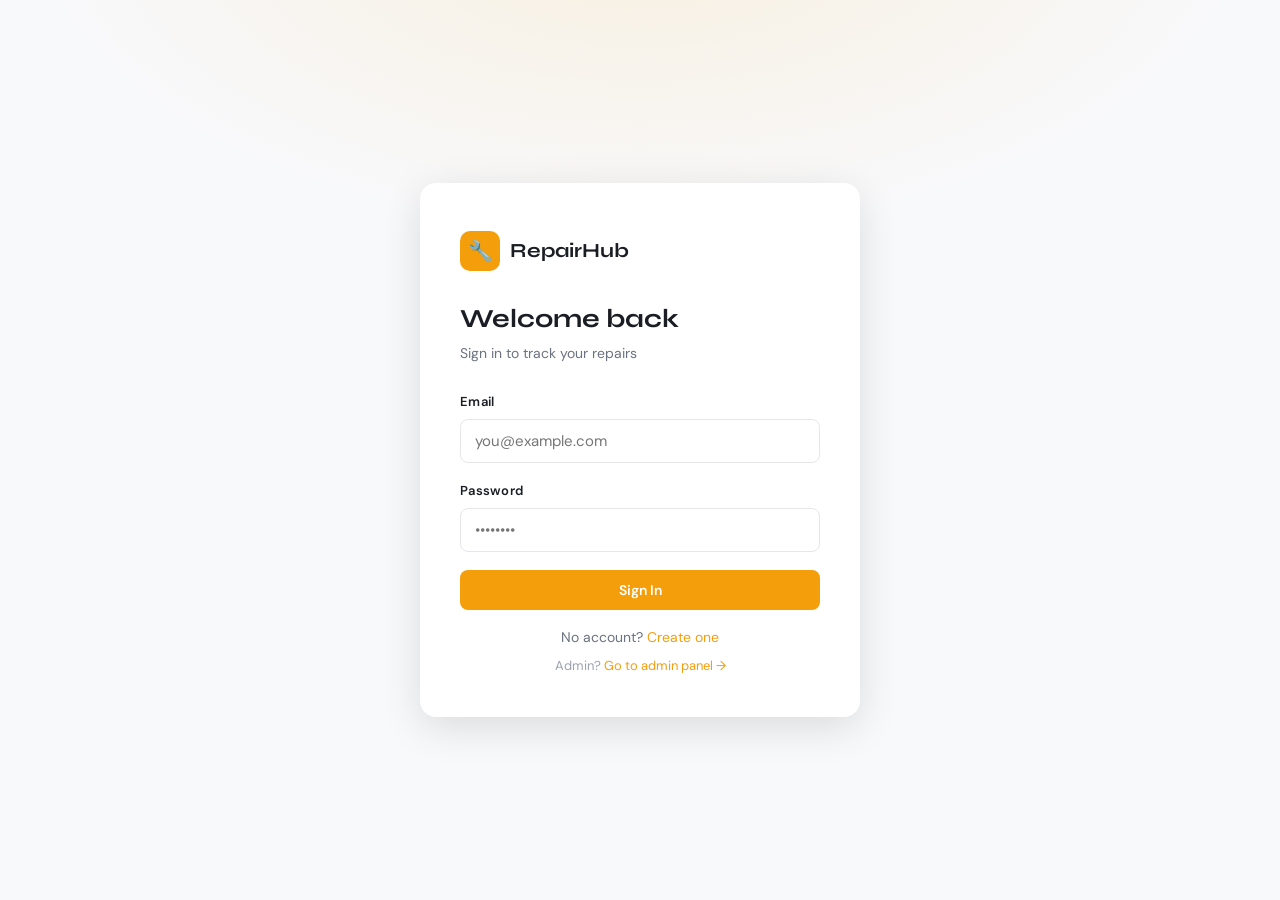
<file: frontend/pages/notifications.html>
<!DOCTYPE html>
<html lang="en">
<head>
  <meta charset="UTF-8">
  <meta name="viewport" content="width=device-width,initial-scale=1">
  <title>RepairHub - Notifications</title>
  <link rel="stylesheet" href="../styles/main.css">
</head>
<body>

<div class="admin-layout">
  <aside class="sidebar">
    <div class="sidebar-logo">
      <div class="s-icon">🔧</div>
      Repair<span class="s-dot">Hub</span>
    </div>
    <nav class="sidebar-nav">
      <a class="nav-item" href="admin.html"><span class="nav-icon">📊</span> Dashboard</a>
      <a class="nav-item active" href="notifications.html"><span class="nav-icon">🔔</span> Notifications</a>
      <a class="nav-item" href="profile.html"><span class="nav-icon">👤</span> Profile</a>
    </nav>
    <div class="sidebar-bottom">
      <a href="profile.html" style="display:flex;align-items:center;gap:8px;padding:8px 10px;margin-bottom:8px;text-decoration:none">
        <div class="avatar" id="admin-avatar" style="border-color:var(--brand);color:var(--brand)">A</div>
        <div style="flex:1;min-width:0">
          <div id="admin-name" style="font-size:13px;color:rgba(255,255,255,.85);font-weight:600">Admin</div>
          <div style="font-size:11px;color:rgba(255,255,255,.45)">View profile</div>
        </div>
      </a>
      <button class="btn btn-sm btn-ghost" id="logout-btn" style="width:100%;color:rgba(255,255,255,.7);border-color:rgba(255,255,255,.15)">Logout</button>
    </div>
  </aside>

  <main class="admin-content">
    <div class="page-header" style="display:flex;align-items:flex-start;justify-content:space-between;flex-wrap:wrap;gap:10px">
      <div>
        <h1>Notifications</h1>
        <p>All admin alerts in one place.</p>
      </div>
      <div style="display:flex;gap:8px">
        <button class="btn btn-sm btn-ghost" id="refresh-btn">Refresh</button>
        <button class="btn btn-sm btn-primary" id="mark-all-btn">Mark All Read</button>
      </div>
    </div>

    <div class="card">
      <div class="card-title">🔔 Recent Alerts</div>
      <div id="notif-container">
        <div class="empty-state" style="padding:20px"><p>Loading notifications...</p></div>
      </div>
    </div>
  </main>
</div>

<script type="module" src="../scripts/notifications.js"></script>
</body>
</html>
</file>
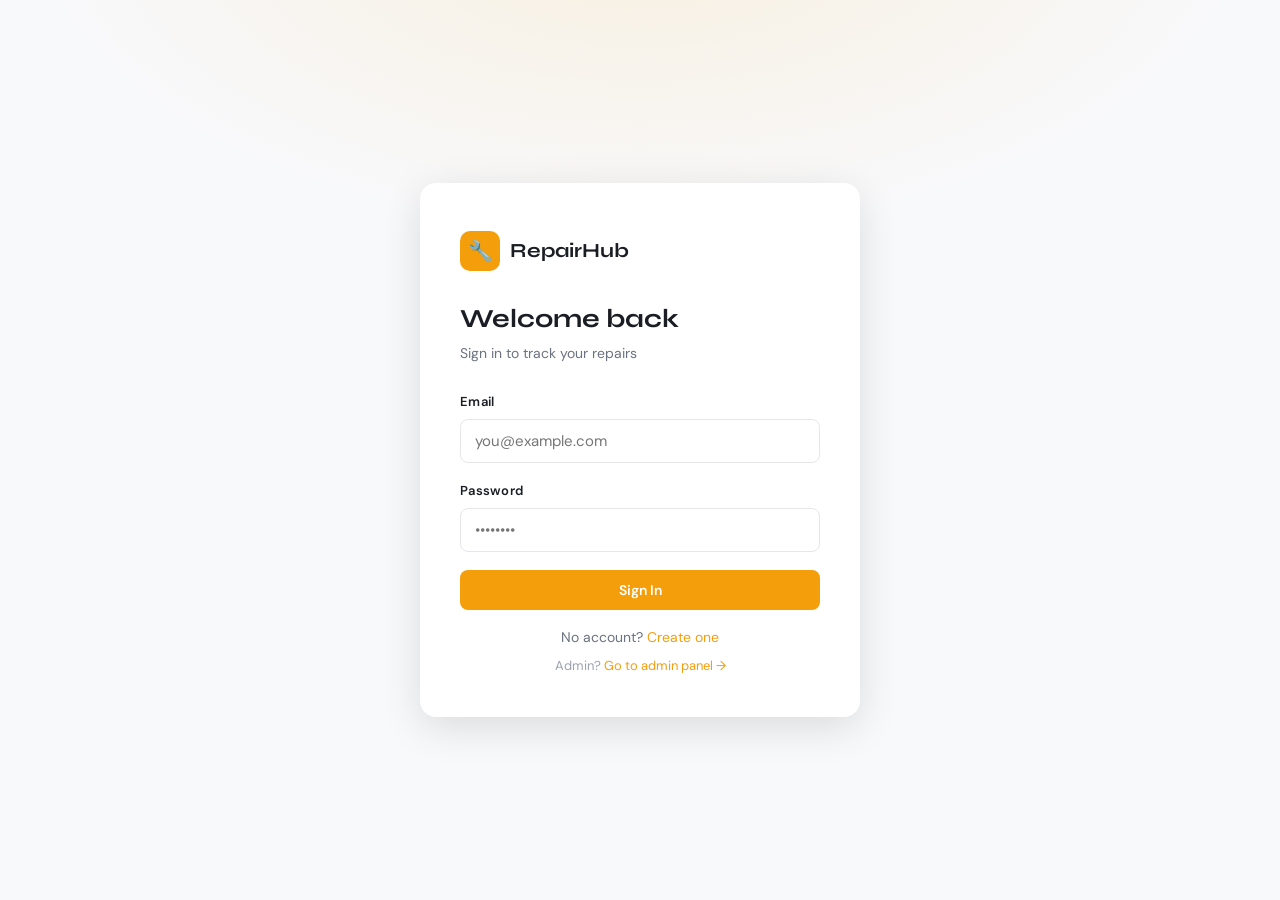
<file: frontend/pages/profile.html>
<!DOCTYPE html>
<html lang="en">
<head>
  <meta charset="UTF-8">
  <meta name="viewport" content="width=device-width,initial-scale=1">
  <title>RepairHub - Profile</title>
  <link rel="stylesheet" href="../styles/main.css">
</head>
<body>

<nav class="topbar">
  <a class="logo" href="dashboard.html">🔧 Repair<span class="dot">Hub</span></a>
  <div class="topbar-spacer"></div>
  <nav style="display:flex;gap:6px;margin-right:12px;flex-wrap:wrap">
    <a href="dashboard.html" class="btn btn-sm btn-ghost">New Request</a>
    <a href="my-orders.html" class="btn btn-sm btn-ghost">My Orders</a>
    <a href="profile.html" class="btn btn-sm btn-primary">Profile</a>
  </nav>
  <div class="user-chip">
    <div class="avatar" id="user-avatar">?</div>
    <button class="btn btn-sm btn-ghost" id="logout-btn">Logout</button>
  </div>
</nav>

<div class="page-wrapper">
  <div class="page-header">
    <h1>My Profile</h1>
    <p>Your account information and quick account summary.</p>
  </div>

  <div class="card">
    <div class="card-title">👤 Account Details</div>
    <form id="profile-form">
      <div id="profile-fields" style="display:grid;grid-template-columns:repeat(auto-fit,minmax(220px,1fr));gap:14px"></div>
      <div style="display:grid;grid-template-columns:repeat(auto-fit,minmax(220px,1fr));gap:14px;margin-top:16px">
        <div class="form-group">
          <label for="profile-name">Username</label>
          <input id="profile-name" type="text" autocomplete="name">
        </div>
        <div class="form-group">
          <label for="current-password">Current Password</label>
          <input id="current-password" type="password" autocomplete="current-password" placeholder="Required only if changing password">
        </div>
        <div class="form-group">
          <label for="new-password">New Password</label>
          <input id="new-password" type="password" autocomplete="new-password" placeholder="Leave blank to keep existing password">
        </div>
      </div>
      <div style="margin-top:14px">
        <button type="submit" class="btn btn-primary" id="profile-save-btn">
          <span class="btn-label">Save Changes</span>
          <span class="spinner hidden" id="profile-spinner"></span>
        </button>
      </div>
    </form>
  </div>

  <div class="card">
    <div class="card-title">📌 Account Summary</div>
    <div id="profile-summary" class="text-muted">Loading summary...</div>
  </div>
</div>

<script type="module" src="../scripts/profile.js"></script>
</body>
</html>
</file>
<file: frontend/styles/main.css>
/* ═══════════════════════════════════════════════════════
   RepairHub — Global Stylesheet
   Font: DM Sans (body) + Syne (headings)
   Palette: Slate-grey base, Amber accent, clean whites
═══════════════════════════════════════════════════════ */

@import url('https://fonts.googleapis.com/css2?family=Syne:wght@600;700;800&family=DM+Sans:wght@300;400;500;600&display=swap');

/* ── CSS Variables ────────────────────────────────────── */
:root {
  --brand:        #f59e0b;       /* amber accent */
  --brand-dark:   #d97706;
  --brand-light:  #fef3c7;
  --surface:      #ffffff;
  --bg:           #f8f9fb;
  --bg-deep:      #f0f2f5;
  --text:         #1a1d23;
  --text-muted:   #6b7280;
  --text-light:   #9ca3af;
  --border:       #e5e7eb;
  --border-focus: #f59e0b;
  --success:      #10b981;
  --success-bg:   #d1fae5;
  --danger:       #ef4444;
  --danger-bg:    #fee2e2;
  --info:         #3b82f6;
  --info-bg:      #dbeafe;
  --warning:      #f59e0b;
  --warning-bg:   #fef3c7;
  --shadow-sm:    0 1px 3px rgba(0,0,0,.06), 0 1px 2px rgba(0,0,0,.04);
  --shadow:       0 4px 16px rgba(0,0,0,.08);
  --shadow-lg:    0 10px 40px rgba(0,0,0,.12);
  --radius:       12px;
  --radius-sm:    8px;
  --radius-lg:    16px;
  --transition:   .2s ease;
}

/* ── Reset & Base ─────────────────────────────────────── */
*, *::before, *::after { margin:0; padding:0; box-sizing:border-box; }
html { scroll-behavior: smooth; }
body {
  font-family: 'DM Sans', sans-serif;
  font-size: 15px;
  line-height: 1.6;
  color: var(--text);
  background: var(--bg);
  min-height: 100vh;
  -webkit-font-smoothing: antialiased;
}
h1,h2,h3,h4,h5 {
  font-family: 'Syne', sans-serif;
  line-height: 1.25;
}
a { color: var(--brand); text-decoration: none; }
a:hover { text-decoration: underline; }
img { display: block; max-width: 100%; }
button { font-family: inherit; cursor: pointer; }

/* ── Utilities ────────────────────────────────────────── */
.hidden          { display: none !important; }
.visually-hidden { position:absolute; width:1px; height:1px; padding:0; margin:-1px; overflow:hidden; clip:rect(0,0,0,0); white-space:nowrap; border:0; }
.text-muted      { color: var(--text-muted); }
.text-center     { text-align: center; }
.mt-1 { margin-top:.5rem; }
.mt-2 { margin-top:1rem; }
.mt-3 { margin-top:1.5rem; }

/* ── Auth Layout ──────────────────────────────────────── */
.auth-wrapper {
  min-height: 100vh;
  display: flex;
  align-items: center;
  justify-content: center;
  padding: 24px;
  background:
    radial-gradient(ellipse 80% 60% at 50% -10%, rgba(245,158,11,.12) 0%, transparent 60%),
    var(--bg);
}
.auth-card {
  width: 100%;
  max-width: 440px;
  background: var(--surface);
  border-radius: var(--radius-lg);
  box-shadow: var(--shadow-lg);
  padding: 48px 40px 40px;
  animation: slideUp .35s ease;
}
.auth-card .brand-mark {
  display: flex;
  align-items: center;
  gap: 10px;
  margin-bottom: 32px;
}
.auth-card .brand-mark .icon {
  width: 40px; height: 40px;
  background: var(--brand);
  border-radius: 10px;
  display: grid; place-items: center;
  font-size: 20px;
}
.auth-card .brand-mark span {
  font-family: 'Syne', sans-serif;
  font-size: 20px;
  font-weight: 700;
  color: var(--text);
}
.auth-card h1 {
  font-size: 26px;
  font-weight: 700;
  margin-bottom: 6px;
}
.auth-card .subtitle {
  color: var(--text-muted);
  font-size: 14px;
  margin-bottom: 28px;
}

/* ── Form Controls ────────────────────────────────────── */
.form-group {
  margin-bottom: 18px;
}
.form-group label {
  display: block;
  font-size: 13px;
  font-weight: 600;
  color: var(--text);
  margin-bottom: 6px;
  letter-spacing: .02em;
}
.form-group input,
.form-group select,
.form-group textarea {
  width: 100%;
  padding: 11px 14px;
  border: 1.5px solid var(--border);
  border-radius: var(--radius-sm);
  font-family: inherit;
  font-size: 15px;
  color: var(--text);
  background: var(--surface);
  transition: border-color var(--transition), box-shadow var(--transition);
  outline: none;
}
.form-group input:focus,
.form-group select:focus,
.form-group textarea:focus {
  border-color: var(--brand);
  box-shadow: 0 0 0 3px rgba(245,158,11,.15);
}
.form-group textarea { resize: vertical; min-height: 110px; }
.form-group input.error { border-color: var(--danger); }

/* ── Buttons ──────────────────────────────────────────── */
.btn {
  display: inline-flex;
  align-items: center;
  justify-content: center;
  gap: 8px;
  padding: 11px 20px;
  border: none;
  border-radius: var(--radius-sm);
  font-family: 'DM Sans', sans-serif;
  font-size: 14px;
  font-weight: 600;
  cursor: pointer;
  transition: all var(--transition);
  white-space: nowrap;
}
.btn:disabled { opacity: .6; cursor: not-allowed; }
.btn-primary  { background: var(--brand); color: #fff; }
.btn-primary:hover:not(:disabled) { background: var(--brand-dark); transform: translateY(-1px); box-shadow: 0 4px 12px rgba(245,158,11,.35); }
.btn-secondary { background: var(--bg-deep); color: var(--text); }
.btn-secondary:hover:not(:disabled) { background: var(--border); }
.btn-danger   { background: var(--danger); color: #fff; }
.btn-danger:hover:not(:disabled) { background: #dc2626; }
.btn-ghost    { background: transparent; color: var(--text-muted); border: 1.5px solid var(--border); }
.btn-ghost:hover:not(:disabled) { border-color: var(--brand); color: var(--brand); }
.btn-success  { background: var(--success); color: #fff; }
.btn-success:hover:not(:disabled) { background: #059669; }
.btn-sm { padding: 7px 14px; font-size: 13px; }
.btn-full { width: 100%; }
.btn-icon { padding: 9px; border-radius: var(--radius-sm); }

/* ── Status Badges ────────────────────────────────────── */
.badge {
  display: inline-flex;
  align-items: center;
  gap: 5px;
  padding: 4px 10px;
  border-radius: 20px;
  font-size: 12px;
  font-weight: 600;
  text-transform: capitalize;
  letter-spacing: .02em;
}
.badge-pending     { background: var(--warning-bg); color: #92400e; }
.badge-in_progress { background: var(--info-bg); color: #1e40af; }
.badge-completed   { background: var(--success-bg); color: #065f46; }
.badge-cancelled   { background: #f3f4f6; color: var(--text-muted); }

/* ── Toast Notifications ──────────────────────────────── */
#toast-container {
  position: fixed;
  top: 20px;
  right: 20px;
  z-index: 10000;
  display: flex;
  flex-direction: column;
  gap: 10px;
  pointer-events: none;
}
.toast {
  display: flex;
  align-items: flex-start;
  gap: 12px;
  padding: 14px 18px;
  border-radius: var(--radius-sm);
  background: var(--text);
  color: #fff;
  font-size: 14px;
  max-width: 340px;
  box-shadow: var(--shadow-lg);
  pointer-events: all;
  animation: toastIn .3s ease forwards;
}
.toast.success { background: #064e3b; border-left: 3px solid var(--success); }
.toast.error   { background: #7f1d1d; border-left: 3px solid var(--danger); }
.toast.info    { background: #1e3a5f; border-left: 3px solid var(--info); }
.toast .toast-icon { font-size: 16px; flex-shrink: 0; margin-top: 1px; }
.toast.out { animation: toastOut .3s ease forwards; }

/* ── Topbar / Nav ─────────────────────────────────────── */
.topbar {
  height: 60px;
  background: var(--surface);
  border-bottom: 1px solid var(--border);
  display: flex;
  align-items: center;
  padding: 0 28px;
  gap: 16px;
  position: sticky;
  top: 0;
  z-index: 100;
}
.topbar .logo {
  display: flex;
  align-items: center;
  gap: 9px;
  font-family: 'Syne', sans-serif;
  font-size: 17px;
  font-weight: 700;
  color: var(--text);
  text-decoration: none;
}
.topbar .logo .dot { color: var(--brand); }
.topbar-spacer { flex: 1; }
.topbar .user-chip {
  display: flex;
  align-items: center;
  gap: 9px;
  font-size: 14px;
  font-weight: 500;
  color: var(--text-muted);
}
.topbar .avatar {
  width: 34px; height: 34px;
  border-radius: 50%;
  background: var(--brand-light);
  border: 2px solid var(--brand);
  display: grid; place-items: center;
  font-size: 14px;
  font-weight: 700;
  color: var(--brand-dark);
  font-family: 'Syne', sans-serif;
}

/* ── Page Layout ──────────────────────────────────────── */
.page-wrapper {
  max-width: 880px;
  margin: 0 auto;
  padding: 36px 24px 60px;
}
.page-header {
  margin-bottom: 32px;
}
.page-header h1 { font-size: 28px; }
.page-header p { color: var(--text-muted); margin-top: 4px; }

/* ── Cards ────────────────────────────────────────────── */
.card {
  background: var(--surface);
  border-radius: var(--radius);
  border: 1px solid var(--border);
  box-shadow: var(--shadow-sm);
  padding: 28px;
  margin-bottom: 20px;
}
.card-title {
  font-size: 17px;
  font-weight: 700;
  margin-bottom: 20px;
  display: flex;
  align-items: center;
  gap: 10px;
}

/* ── Step Wizard ──────────────────────────────────────── */
.step-progress {
  display: flex;
  align-items: center;
  gap: 0;
  margin-bottom: 32px;
}
.step-dot {
  width: 32px; height: 32px;
  border-radius: 50%;
  background: var(--bg-deep);
  border: 2px solid var(--border);
  display: grid; place-items: center;
  font-size: 13px;
  font-weight: 700;
  color: var(--text-muted);
  transition: all .3s;
  flex-shrink: 0;
}
.step-dot.active { background: var(--brand); border-color: var(--brand); color: #fff; }
.step-dot.done   { background: var(--success); border-color: var(--success); color: #fff; }
.step-line {
  flex: 1;
  height: 2px;
  background: var(--border);
  transition: background .3s;
}
.step-line.done { background: var(--success); }

/* ── Device Grid ──────────────────────────────────────── */
.device-grid {
  display: grid;
  grid-template-columns: repeat(auto-fit, minmax(140px, 1fr));
  gap: 14px;
  margin-top: 20px;
}
.device-tile {
  padding: 24px 16px;
  background: var(--bg);
  border: 2px solid var(--border);
  border-radius: var(--radius);
  text-align: center;
  cursor: pointer;
  transition: all .2s;
  font-weight: 600;
  font-size: 14px;
  color: var(--text-muted);
}
.device-tile .tile-icon { font-size: 32px; margin-bottom: 8px; }
.device-tile:hover, .device-tile.selected {
  border-color: var(--brand);
  background: var(--brand-light);
  color: var(--brand-dark);
  transform: translateY(-2px);
  box-shadow: 0 4px 12px rgba(245,158,11,.2);
}

/* ── Brand Grid ───────────────────────────────────────── */
.brand-grid {
  display: grid;
  grid-template-columns: repeat(auto-fill, minmax(130px, 1fr));
  gap: 12px;
  margin: 20px 0;
}
.brand-tile {
  padding: 16px 12px;
  background: var(--bg);
  border: 2px solid var(--border);
  border-radius: var(--radius-sm);
  text-align: center;
  cursor: pointer;
  font-weight: 600;
  font-size: 14px;
  transition: all .2s;
}
.brand-tile:hover { border-color: var(--brand); background: var(--brand-light); color: var(--brand-dark); }
.brand-tile.selected { border-color: var(--brand); background: var(--brand); color: #fff; }

/* ── Orders Table ─────────────────────────────────────── */
.orders-list { display: flex; flex-direction: column; gap: 12px; }
.order-card {
  background: var(--surface);
  border: 1px solid var(--border);
  border-radius: var(--radius);
  padding: 18px 22px;
  display: flex;
  align-items: center;
  gap: 18px;
  box-shadow: var(--shadow-sm);
  transition: box-shadow .2s;
}
.order-card:hover { box-shadow: var(--shadow); }
.order-card .order-icon {
  width: 44px; height: 44px;
  background: var(--brand-light);
  border-radius: 10px;
  display: grid; place-items: center;
  font-size: 20px;
  flex-shrink: 0;
}
.order-card .order-info { flex: 1; min-width: 0; }
.order-card .order-device { font-weight: 700; font-size: 15px; }
.order-card .order-meta   { font-size: 13px; color: var(--text-muted); margin-top: 2px; }
.order-card .order-date   { font-size: 12px; color: var(--text-light); }
.order-card .order-right  { display: flex; flex-direction: column; align-items: flex-end; gap: 6px; }

/* ── Admin Layout ─────────────────────────────────────── */
.admin-layout {
  display: flex;
  min-height: 100vh;
}
.sidebar {
  width: 240px;
  background: var(--text);
  color: rgba(255,255,255,.85);
  display: flex;
  flex-direction: column;
  padding: 0;
  flex-shrink: 0;
  position: sticky;
  top: 0;
  height: 100vh;
}
.sidebar-logo {
  padding: 22px 22px 18px;
  border-bottom: 1px solid rgba(255,255,255,.08);
  font-family: 'Syne', sans-serif;
  font-size: 16px;
  font-weight: 700;
  color: #fff;
  display: flex;
  align-items: center;
  gap: 9px;
}
.sidebar-logo .s-icon {
  width: 32px; height: 32px;
  background: var(--brand);
  border-radius: 8px;
  display: grid; place-items: center;
  font-size: 16px;
}
.sidebar-logo .s-dot { color: var(--brand); }
.sidebar-nav { padding: 14px 12px; flex: 1; }
.nav-item {
  display: flex;
  align-items: center;
  gap: 11px;
  padding: 10px 12px;
  border-radius: 8px;
  font-size: 14px;
  font-weight: 500;
  color: rgba(255,255,255,.65);
  cursor: pointer;
  transition: all .2s;
  margin-bottom: 2px;
  text-decoration: none;
}
.nav-item .nav-icon { font-size: 16px; width: 20px; text-align: center; }
.nav-item:hover { background: rgba(255,255,255,.08); color: #fff; text-decoration: none; }
.nav-item.active { background: var(--brand); color: #fff; }
.sidebar-bottom {
  padding: 14px 12px;
  border-top: 1px solid rgba(255,255,255,.08);
}
.admin-content {
  flex: 1;
  overflow-y: auto;
  padding: 32px 36px;
  max-width: 100%;
}

/* ── Stats Grid ───────────────────────────────────────── */
.stats-grid {
  display: grid;
  grid-template-columns: repeat(auto-fit, minmax(160px, 1fr));
  gap: 16px;
  margin-bottom: 28px;
}
.stat-card {
  background: var(--surface);
  border: 1px solid var(--border);
  border-radius: var(--radius);
  padding: 22px 20px;
  box-shadow: var(--shadow-sm);
}
.stat-card .stat-label { font-size: 12px; font-weight: 600; color: var(--text-muted); text-transform: uppercase; letter-spacing: .06em; }
.stat-card .stat-value { font-family: 'Syne', sans-serif; font-size: 32px; font-weight: 800; color: var(--text); margin: 4px 0 0; }
.stat-card.accent .stat-value { color: var(--brand); }
.stat-card.success .stat-value { color: var(--success); }
.stat-card.danger  .stat-value { color: var(--danger); }
.stat-card.info    .stat-value { color: var(--info); }

/* ── Admin Table ──────────────────────────────────────── */
.table-wrap { overflow-x: auto; }
.data-table {
  width: 100%;
  border-collapse: collapse;
  font-size: 14px;
}
.data-table th {
  padding: 11px 14px;
  text-align: left;
  font-size: 11px;
  font-weight: 700;
  text-transform: uppercase;
  letter-spacing: .06em;
  color: var(--text-muted);
  background: var(--bg-deep);
  border-bottom: 1px solid var(--border);
}
.data-table td {
  padding: 14px 14px;
  border-bottom: 1px solid var(--border);
  color: var(--text);
  vertical-align: middle;
}
.data-table tbody tr:hover { background: var(--bg); }
.data-table tbody tr:last-child td { border-bottom: none; }

/* ── Notification Bell ────────────────────────────────── */
.notif-btn {
  position: relative;
  background: none;
  border: none;
  font-size: 20px;
  cursor: pointer;
  padding: 6px 8px;
  border-radius: 8px;
  color: rgba(255,255,255,.65);
  transition: color .2s, background .2s;
  display: flex;
  align-items: center;
}
.notif-btn:hover { background: rgba(255,255,255,.08); color: #fff; }
.notif-badge {
  position: absolute;
  top: 2px; right: 2px;
  min-width: 16px; height: 16px;
  background: var(--danger);
  border-radius: 8px;
  border: 2px solid var(--text);
  font-size: 9px;
  font-weight: 700;
  color: #fff;
  display: grid; place-items: center;
  line-height: 1;
  padding: 0 3px;
}
.notif-dropdown {
  position: fixed;
  top: auto;
  width: 320px;
  background: var(--surface);
  border: 1px solid var(--border);
  border-radius: var(--radius);
  box-shadow: var(--shadow-lg);
  z-index: 300;
  overflow: hidden;
}
.notif-header {
  padding: 14px 16px;
  font-size: 13px;
  font-weight: 700;
  border-bottom: 1px solid var(--border);
  display: flex;
  justify-content: space-between;
  align-items: center;
}
.notif-item {
  padding: 12px 16px;
  border-bottom: 1px solid var(--border);
  cursor: pointer;
  transition: background .15s;
  font-size: 13px;
}
.notif-item:last-child { border-bottom: none; }
.notif-item:hover { background: var(--bg); }
.notif-item.unread { background: #fffbeb; border-left: 3px solid var(--brand); }
.notif-item .notif-title { font-weight: 600; }
.notif-item .notif-msg   { color: var(--text-muted); margin-top: 2px; }
.notif-item .notif-time  { font-size: 11px; color: var(--text-light); margin-top: 4px; }
.notif-empty { padding: 24px; text-align: center; color: var(--text-muted); font-size: 13px; }

/* ── Status Select ────────────────────────────────────── */
.status-select {
  padding: 5px 10px;
  border: 1.5px solid var(--border);
  border-radius: 6px;
  font-size: 13px;
  font-weight: 600;
  cursor: pointer;
  background: var(--surface);
  font-family: inherit;
  transition: border-color .2s;
}
.status-select:focus { outline: none; border-color: var(--brand); }

/* ── Empty State ──────────────────────────────────────── */
.empty-state {
  text-align: center;
  padding: 52px 24px;
  color: var(--text-muted);
}
.empty-icon { font-size: 48px; margin-bottom: 14px; opacity: .5; }
.empty-state h3 { font-size: 17px; color: var(--text); margin-bottom: 6px; }
.empty-state p  { font-size: 14px; }

/* ── Spinner ──────────────────────────────────────────── */
.spinner {
  width: 22px; height: 22px;
  border: 2.5px solid rgba(255,255,255,.3);
  border-top-color: #fff;
  border-radius: 50%;
  animation: spin .7s linear infinite;
  display: inline-block;
}

/* ── Animations ───────────────────────────────────────── */
@keyframes slideUp {
  from { opacity: 0; transform: translateY(18px); }
  to   { opacity: 1; transform: translateY(0); }
}
@keyframes toastIn {
  from { opacity: 0; transform: translateX(20px); }
  to   { opacity: 1; transform: translateX(0); }
}
@keyframes toastOut {
  to { opacity: 0; transform: translateX(20px); }
}
@keyframes spin { to { transform: rotate(360deg); } }
@keyframes fadeIn {
  from { opacity: 0; }
  to   { opacity: 1; }
}
.animate-in { animation: slideUp .3s ease; }

/* ── Responsive ───────────────────────────────────────── */
@media (max-width: 768px) {
  .admin-layout { flex-direction: column; }
  .sidebar {
    width: 100%; height: auto;
    position: static;
    flex-direction: row;
    flex-wrap: wrap;
    align-items: center;
    padding: 10px 12px;
  }
  .sidebar-logo { border-bottom: none; padding: 6px 10px; }
  .sidebar-nav { display: flex; flex-direction: row; flex-wrap: wrap; gap: 4px; padding: 6px 0; }
  .sidebar-bottom { padding: 6px 0; margin-left: auto; border-top: none; }
  .admin-content { padding: 20px 16px; }
  .stats-grid { grid-template-columns: 1fr 1fr; }
  .device-grid { grid-template-columns: 1fr 1fr; }
  .auth-card { padding: 36px 24px 28px; }
}
@media (max-width: 480px) {
  .stats-grid { grid-template-columns: 1fr; }
  .order-card { flex-wrap: wrap; }
}

/* ── Home Page ────────────────────────────────────────── */
.home-header {
  background: linear-gradient(180deg, #fff, #fff7eb);
  border-bottom: 1px solid var(--border);
}
.home-topbar {
  max-width: 1180px;
  margin: 0 auto;
  padding: 8px 24px;
  font-size: 12px;
  color: var(--text-muted);
  display: flex;
  justify-content: space-between;
}
.home-nav {
  max-width: 1180px;
  margin: 0 auto;
  padding: 14px 24px;
  display: flex;
  align-items: center;
  gap: 16px;
}
.home-logo {
  font-family: 'Syne', sans-serif;
  font-size: 22px;
  font-weight: 700;
  color: var(--text);
}
.home-logo .dot { color: var(--brand); }
.home-menu-btn {
  display: none;
  margin-left: auto;
  background: transparent;
  border: 1px solid var(--border);
  border-radius: 8px;
  padding: 6px 10px;
}
.home-nav-links {
  list-style: none;
  display: flex;
  align-items: center;
  gap: 18px;
  margin-left: auto;
}
.home-nav-item { position: relative; }
.home-nav-item > a,
.home-nav-trigger {
  color: var(--text);
  font-weight: 500;
  background: transparent;
  border: none;
  font-size: 14px;
  padding: 6px 2px;
}
.home-dropdown {
  position: absolute;
  top: 34px;
  left: 0;
  min-width: 210px;
  background: var(--surface);
  border: 1px solid var(--border);
  border-radius: 10px;
  box-shadow: var(--shadow);
  padding: 8px;
  display: none;
  z-index: 20;
}
.home-dropdown a {
  display: block;
  color: var(--text);
  padding: 8px 10px;
  border-radius: 8px;
}
.home-dropdown a:hover {
  background: var(--bg);
  text-decoration: none;
}
.home-nav-item.has-dropdown:hover .home-dropdown,
.home-nav-item.has-dropdown.open .home-dropdown {
  display: block;
}

.home-hero {
  max-width: 1180px;
  margin: 0 auto;
  padding: 54px 32px;
  border-radius: 18px;
  border: 1px solid #cbd5e1;
  background-image:
    linear-gradient(120deg, rgba(17,24,39,.35), rgba(17,24,39,.05)),
    var(--home-hero-bg, url('../../first img.jpg'));
  background-size: cover;
  background-position: center;
  min-height: 470px;
  display: flex;
  align-items: center;
}
.home-hero-content {
  max-width: 640px;
  background: transparent;
  border: none;
  border-radius: 0;
  padding: 0;
}
.home-hero-content h1 {
  font-size: 42px;
  margin: 8px 0 12px;
  color: white;
  text-shadow: 0 1px 10px rgba(255,255,255,.35);
}
.home-hero-content p {
  color: white;
  max-width: 580px;
  text-shadow: 0 1px 8px rgba(255,255,255,.25);
}
.home-hero-kicker {
  display: inline-block;
  background: var(--brand-light);
  color: #92400e;
  font-weight: 600;
  font-size: 12px;
  border-radius: 999px;
  padding: 5px 10px;
}
.home-hero-actions {
  margin-top: 20px;
  display: flex;
  gap: 10px;
  flex-wrap: wrap;
}
.home-hero-actions .btn-ghost {
  color: white;
  border-color: rgba(255, 255, 255, 0.5);
}
.home-hero-actions .btn-ghost:hover:not(:disabled) {
  border-color: white;
  color: white;
}

.home-booking {
  max-width: 1180px;
  margin: 8px auto 0;
}
.home-booking-grid {
  display: grid;
  grid-template-columns: repeat(4, minmax(0, 1fr));
  gap: 14px;
  align-items: end;
}
.home-booking-action { margin-bottom: 18px; }

.home-section {
  max-width: 1180px;
  margin: 0 auto;
  padding: 22px 24px 8px;
}
.home-feature-grid {
  display: grid;
  grid-template-columns: repeat(4, minmax(0, 1fr));
  gap: 14px;
}
.home-feature-card {
  margin-bottom: 0;
  min-height: 220px;
}
.home-feature-icon {
  width: 40px;
  height: 40px;
  border-radius: 10px;
  background: var(--brand-light);
  display: grid;
  place-items: center;
  margin-bottom: 10px;
}
.home-highlight-grid {
  display: grid;
  grid-template-columns: repeat(2, minmax(0, 1fr));
  gap: 14px;
}
.home-highlight-grid .card { margin-bottom: 0; }

.home-steps {
  list-style: none;
  display: grid;
  grid-template-columns: repeat(4, minmax(0, 1fr));
  gap: 12px;
  margin: 6px 0 24px;
}
.home-steps li {
  background: var(--surface);
  border: 1px solid var(--border);
  border-radius: 12px;
  padding: 16px;
  box-shadow: var(--shadow-sm);
}
.home-steps li strong {
  display: block;
  margin-bottom: 4px;
}

.home-footer {
  margin-top: 26px;
  background: #111827;
  color: #d1d5db;
  padding: 32px 24px 20px;
}
.home-footer-grid {
  max-width: 1180px;
  margin: 0 auto;
  display: grid;
  grid-template-columns: 1.3fr 1fr 1fr 1fr;
  gap: 18px;
}
.home-footer h4 {
  color: #fff;
  margin-bottom: 8px;
}
.home-footer a {
  color: #d1d5db;
  display: block;
  margin-bottom: 4px;
}
.home-footer-copy {
  max-width: 1180px;
  margin: 16px auto 0;
  border-top: 1px solid rgba(255,255,255,.12);
  padding-top: 10px;
  font-size: 13px;
  color: #9ca3af;
}

@media (max-width: 900px) {
  .home-menu-btn { display: inline-flex; }
  .home-nav-links {
    display: none;
    position: absolute;
    top: 94px;
    left: 12px;
    right: 12px;
    margin-left: 0;
    background: var(--surface);
    border: 1px solid var(--border);
    border-radius: 12px;
    box-shadow: var(--shadow);
    padding: 10px;
    flex-direction: column;
    align-items: stretch;
    gap: 6px;
  }
  .home-nav-links.open { display: flex; }
  .home-nav-item > a,
  .home-nav-trigger { width: 100%; text-align: left; }
  .home-dropdown {
    position: static;
    border: none;
    box-shadow: none;
    padding: 2px 0 4px 8px;
  }
  .home-nav-item.has-dropdown:hover .home-dropdown { display: none; }
  .home-nav-item.has-dropdown.open .home-dropdown { display: block; }

  .home-hero {
    min-height: 400px;
    padding: 28px 20px;
  }
  .home-hero-content {
    max-width: 100%;
    padding: 20px;
  }
  .home-hero-content h1 { font-size: 34px; }
  .home-booking-grid { grid-template-columns: 1fr 1fr; }
  .home-feature-grid { grid-template-columns: 1fr 1fr; }
  .home-steps { grid-template-columns: 1fr 1fr; }
  .home-footer-grid { grid-template-columns: 1fr 1fr; }
}
@media (max-width: 560px) {
  .home-booking-grid,
  .home-highlight-grid,
  .home-feature-grid,
  .home-steps,
  .home-footer-grid { grid-template-columns: 1fr; }
  .home-hero {
    min-height: 340px;
    padding: 20px 14px;
    border-radius: 12px;
  }
  .home-hero-content h1 { font-size: 28px; }
}

/* ── Booking Page ─────────────────────────────────────── */
.booking-page {
  min-height: 100vh;
  background:
    radial-gradient(circle at top left, rgba(245,158,11,.12), transparent 32%),
    linear-gradient(180deg, #fff, #f8fafc 45%, #eef2f7 100%);
}
.booking-page .booking-hero {
  max-width: 1180px;
  margin: 0 auto;
  padding: 40px 24px 14px;
}
.booking-page .booking-hero a {
  display: inline-flex;
  align-items: center;
  gap: 8px;
  color: var(--text-muted);
  font-weight: 500;
}
.booking-page .booking-shell {
  max-width: 1180px;
  margin: 0 auto;
  padding: 0 24px 56px;
}
.booking-page .booking-card {
  background: rgba(255,255,255,.92);
  border: 1px solid rgba(229,231,235,.9);
  border-radius: 20px;
  box-shadow: var(--shadow-lg);
  padding: 28px;
  backdrop-filter: blur(10px);
}
.booking-page .booking-card h1 {
  font-size: 34px;
  margin-bottom: 8px;
}
.booking-page .booking-card > p {
  color: var(--text-muted);
  max-width: 760px;
  margin-bottom: 24px;
}
.booking-page .booking-grid {
  display: grid;
  grid-template-columns: repeat(2, minmax(0, 1fr));
  gap: 18px;
}
.booking-page .booking-section {
  background: var(--surface);
  border: 1px solid var(--border);
  border-radius: 16px;
  padding: 18px;
}
.booking-page .booking-section h2 {
  font-size: 18px;
  margin-bottom: 6px;
}
.booking-page .booking-section p {
  color: var(--text-muted);
  font-size: 14px;
  margin-bottom: 14px;
}
.booking-page .booking-fieldset {
  border: 0;
  padding: 0;
  margin: 0;
}
.booking-page .booking-fieldset legend {
  font-family: 'Syne', sans-serif;
  font-size: 18px;
  font-weight: 700;
  margin-bottom: 10px;
}
.booking-page .booking-fieldset .form-group:last-child {
  margin-bottom: 0;
}
.booking-page .booking-full {
  grid-column: 1 / -1;
}
.booking-page .booking-actions {
  display: flex;
  gap: 12px;
  justify-content: flex-end;
  margin-top: 20px;
  flex-wrap: wrap;
}
@media (max-width: 900px) {
  .booking-page .booking-grid {
    grid-template-columns: 1fr;
  }
}
</file>
